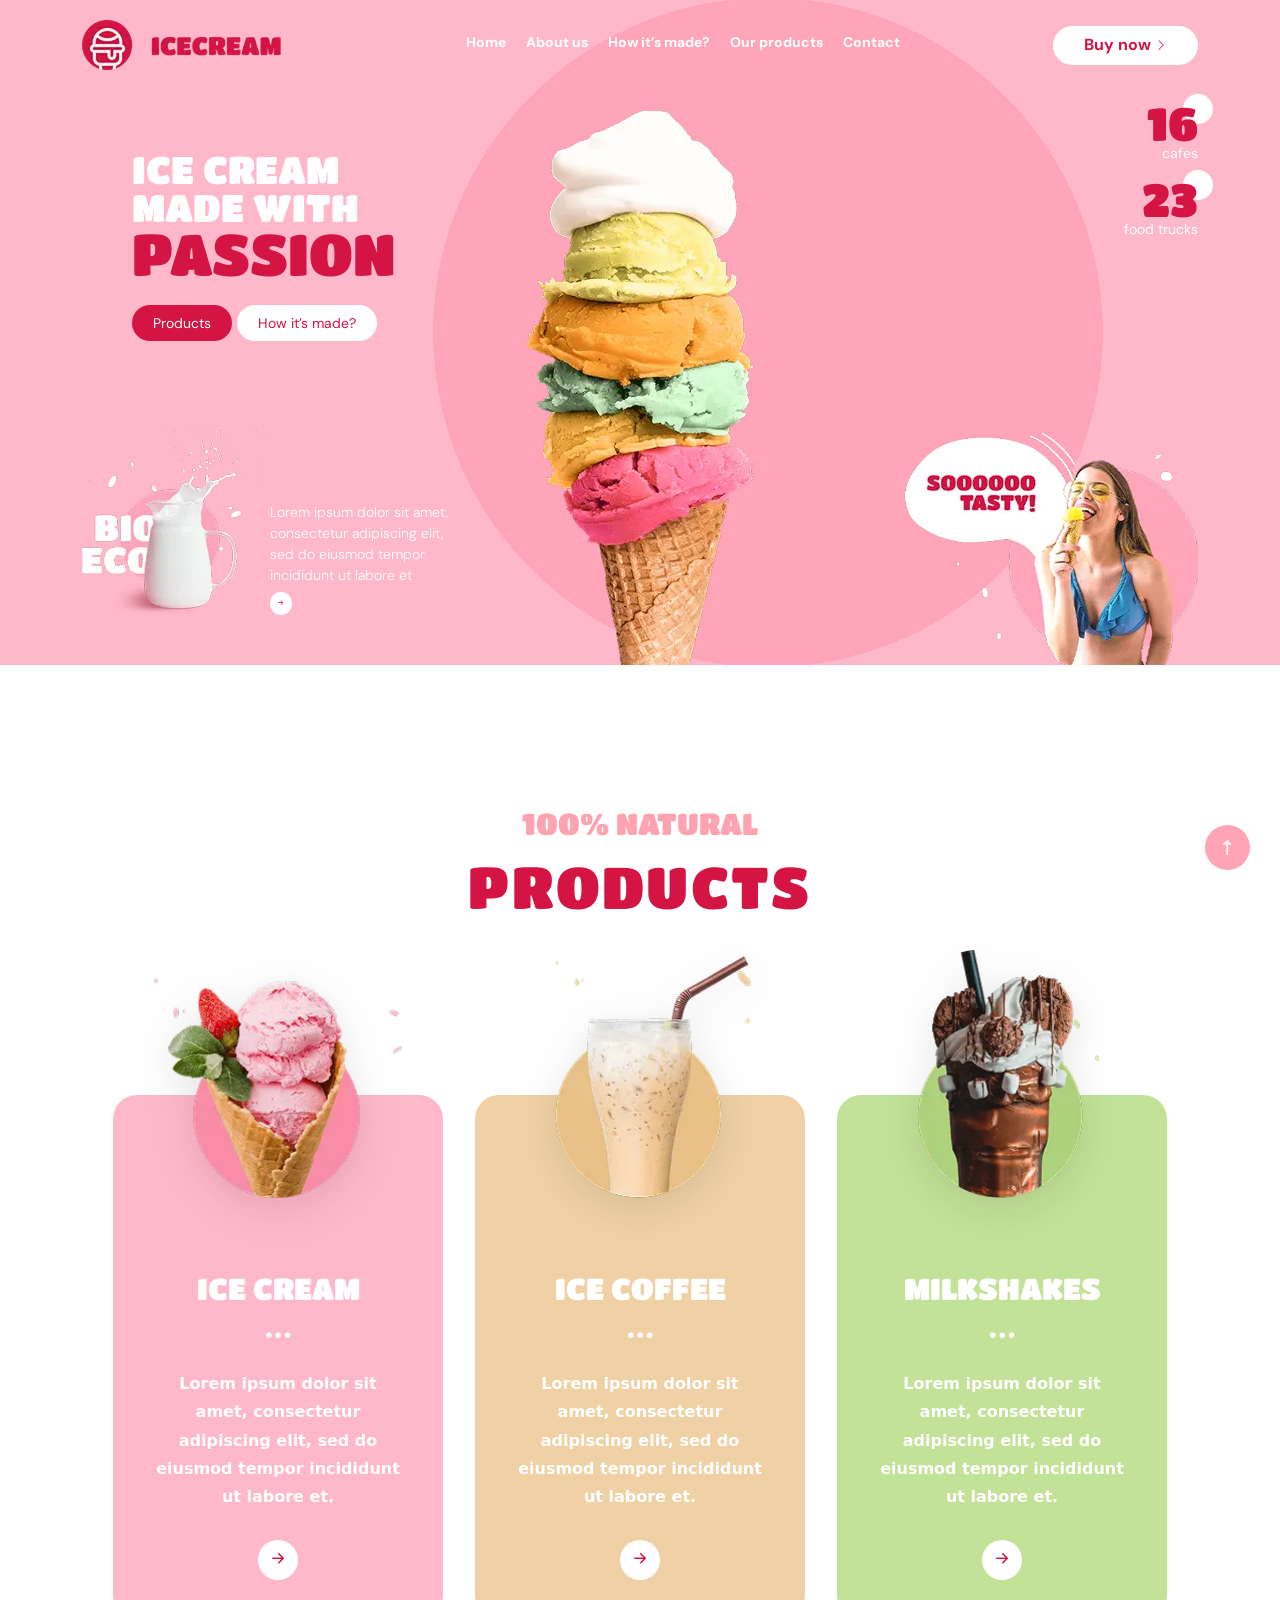
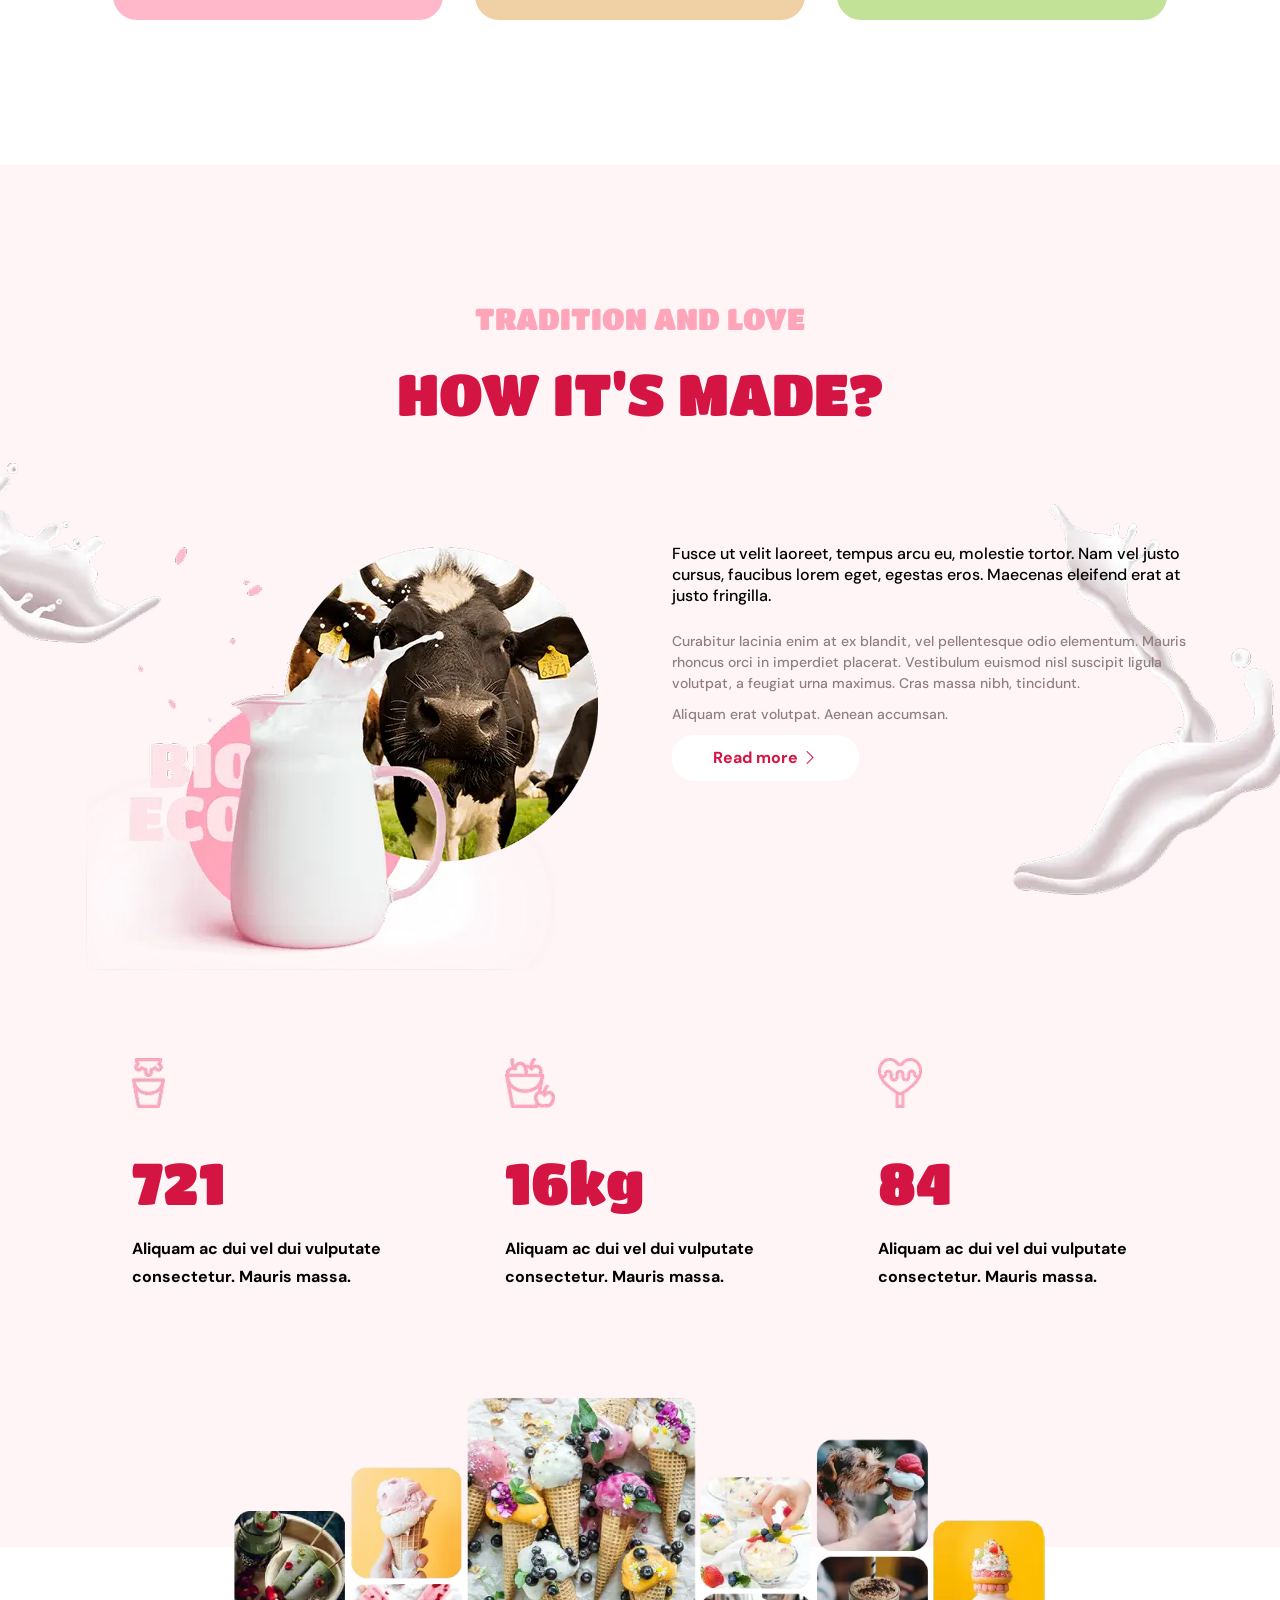
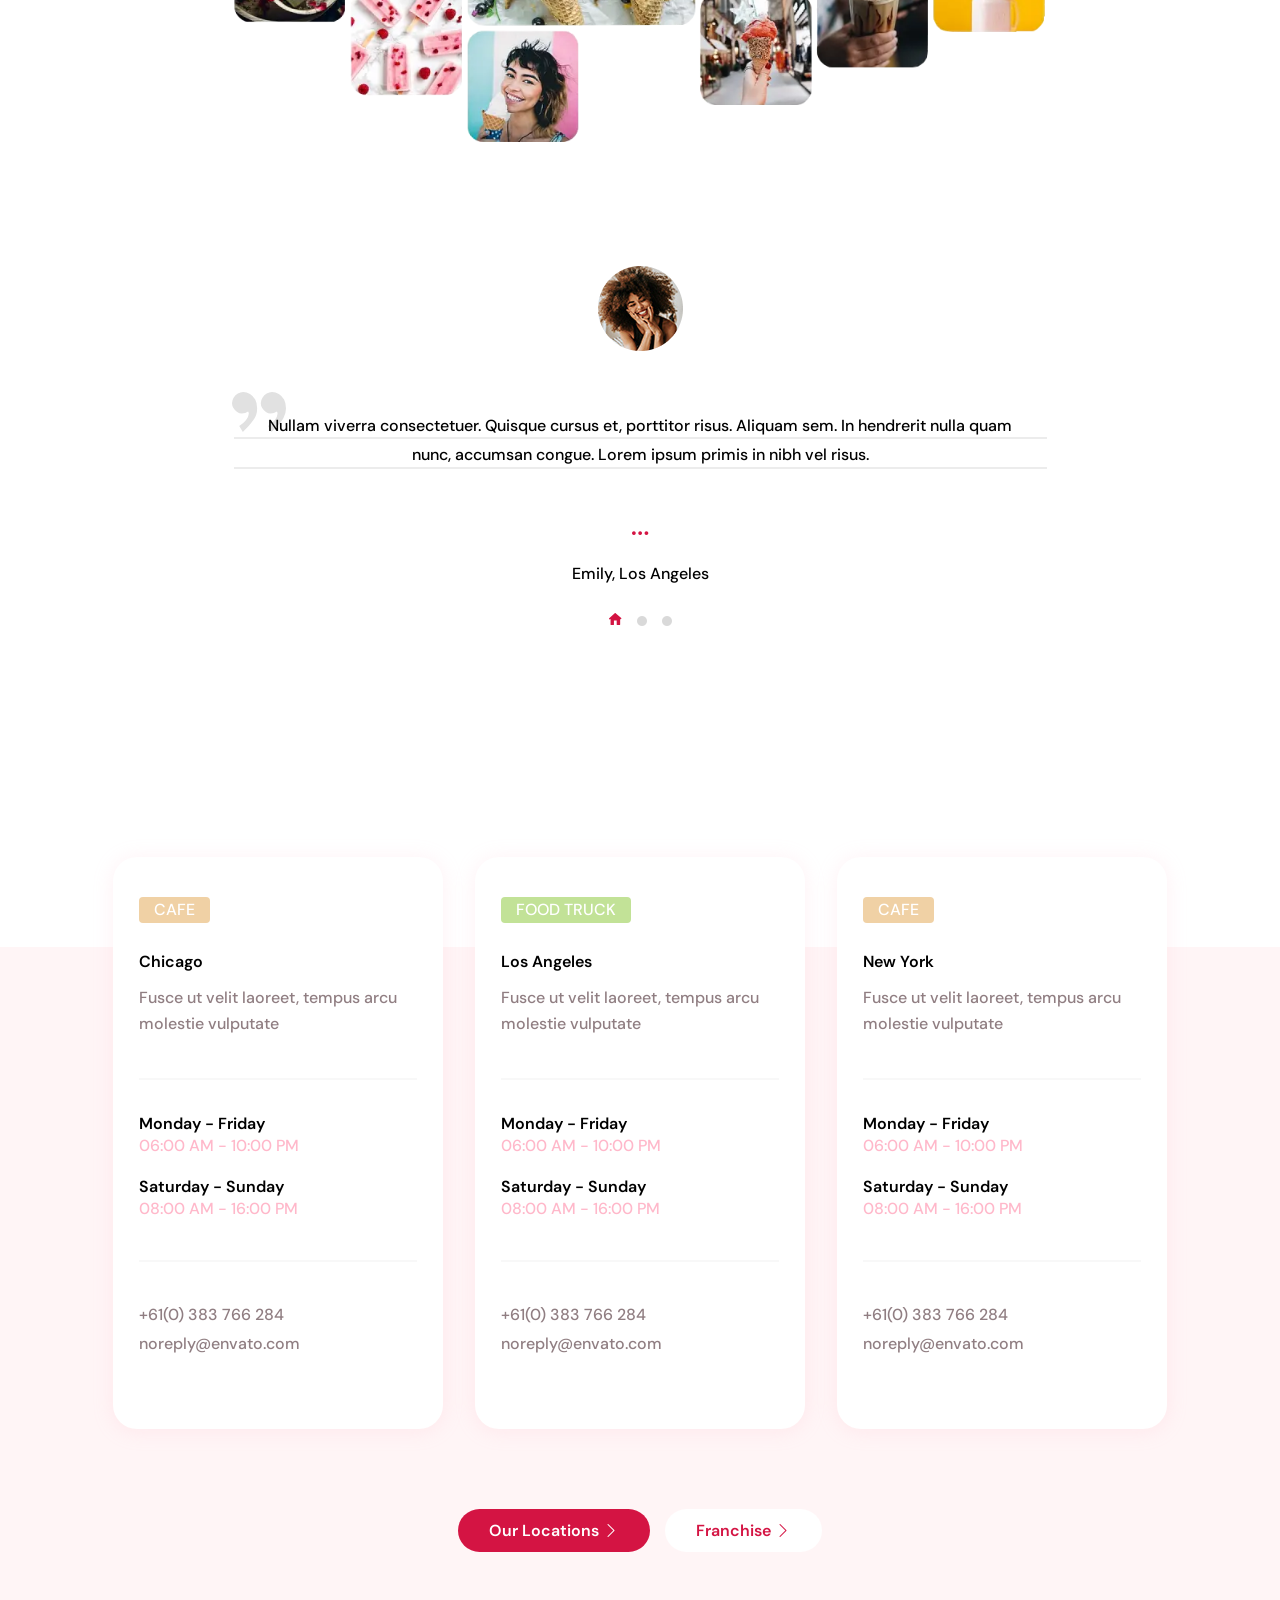
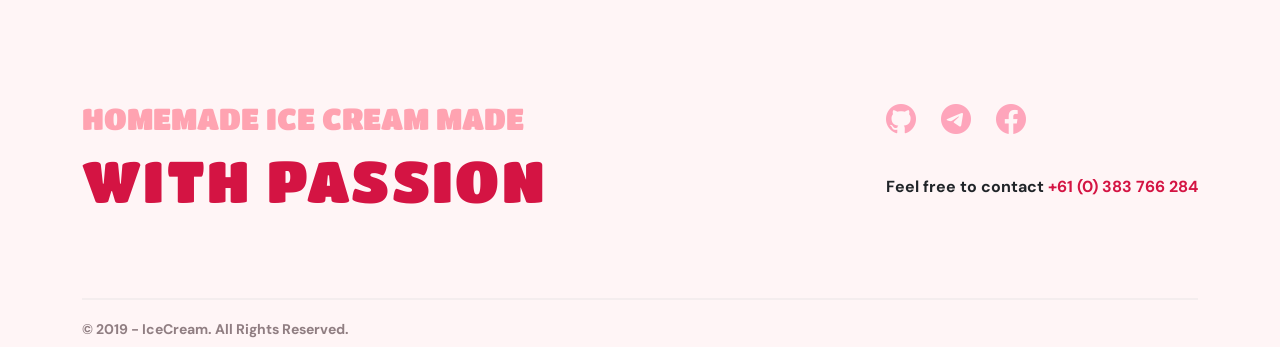
<file: index.html>
<!doctype html>
<html lang="zxx">

<head>
	<meta charset="UTF-8" />
	<meta name="viewport" content="width=device-width, initial-scale=1.0" />
	<title>IceCream - The Place of Tasty Women</title>
	<link rel="stylesheet" href="./sass/main.css" />
	<link rel="stylesheet" href="./css/main.css">

	<link rel="stylesheet" href="https://cdn.jsdelivr.net/npm/bootstrap-icons@1.8.1/font/bootstrap-icons.css" />
	<link href="https://cdn.jsdelivr.net/npm/bootstrap@5.1.3/dist/css/bootstrap.min.css" rel="stylesheet" />
	<script src="https://cdn.jsdelivr.net/npm/bootstrap@5.1.3/dist/js/bootstrap.bundle.min.js"></script>

	<link rel="preconnect" href="https://fonts.googleapis.com" />
	<link rel="preconnect" href="https://fonts.gstatic.com" crossorigin />
	<link
		href="https://fonts.googleapis.com/css2?family=DM+Sans:ital,opsz,wght@0,9..40,100..1000;1,9..40,100..1000&family=Titan+One&display=swap"
		rel="stylesheet" />
	<link rel="stylesheet" href="https://cdnjs.cloudflare.com/ajax/libs/modern-normalize/1.1.0/modern-normalize.min.css"
		integrity="sha512-wpPYUAdjBVSE4KJnH1VR1HeZfpl1ub8YT/NKx4PuQ5NmX2tKuGu6U/JRp5y+Y8XG2tV+wKQpNHVUX03MfMFn9Q=="
		crossorigin="anonymous" referrerpolicy="no-referrer" />
</head>

<body>
	<header class="header">
		<div class="container header--container">
			<a href="./index.html"><img class="header-logo" src="./image/logo.webp" alt="logo" /></a>
			<nav class="header-nav">
				<ul class="header-list">
					<li class="header-item">
						<a class="header-link" href="index.html">Home</a>
					</li>
					<li class="header-item">
						<a class="header-link" href="#reviews">About us</a>
					</li>
					<li class="header-item">
						<a class="header-link" href="#howmade">How it’s made?</a>
					</li>
					<li class="header-item">
						<a class="header-link" href="#products">Our products</a>
					</li>
					<li class="header-item">
						<a class="header-link" href="#locations">Contact</a>
					</li>
				</ul>
			</nav>
			<div class="header-holder">
				<button class="listik" data-modal-open-header>
					<i class="bi bi-list"></i>
				</button>
				<button class="btn header--btn">
					Buy now <i class="bi bi-chevron-right"></i>
				</button>
			</div>

			<div class="backdrop-header is-hidden-header" data-modal-header>
				<div class="modal-header">
					<div class="modal-header--holder">
						<button class="btn-close-header" data-modal-close-header>
							<i class="bi bi-x-lg"></i>
						</button>
						<button class="btn header--btn header--btn-modal">
							Buy now <i class="bi bi-chevron-right"></i>
						</button>
						<nav class="drawer-nav">
							<a class="drawer-nav--link" href="#">Home</a>
							<a class="drawer-nav--link" href="#">About us</a>
							<a class="drawer-nav--link" href="#">How it's made?</a>
							<a class="drawer-nav--link" href="#">Our products</a>
							<a class="drawer-nav--link" href="#">Contact</a>
						</nav>
					</div>

				</div>
			</div>

		</div>
	</header>
	<main>
		<a href="#hero" class="scroll-top">↑</a>
		<section id="hero" class="hero">
			<div class="container hero--container">
				<div class="hero-left">
					<div class="title-holder">
						<h1 class="title hero--title">
							ICE CREAM MADE WITH <span>PASSION</span>
						</h1>
						<div class="btn-holder">
							<button class="btn pink--btn">Products</button>
							<button class="btn white--btn">How it’s made?</button>
						</div>
					</div>
					<div class="milk-holder">
						<img class="milk" src="./image/milk.webp" alt="milk" />
						<div class="milk-right-side">
							<p class="hero-text">
								Lorem ipsum dolor sit amet, consectetur adipiscing elit, sed
								do eiusmod tempor incididunt ut labore et
							</p>
							<button class="btn milk--btn">
								<i class="bi bi-arrow-right-short"></i>
							</button>
						</div>
					</div>
				</div>
				<img class="icecream-img" src="./image/icecream.webp" alt="ice cream">
				<div class="hero-right">
					<div class="numbers">
						<div class="number-item">
							16
							<p class="text">cafes</p>
							<div class="white-dot"></div>
						</div>
						<div class="number-item">
							23
							<p class="text">food trucks</p>
							<div class="white-dot"></div>
						</div>
					</div>
					<img class="tasty-woman" src="./image/tasty-woman.webp" alt="tasty woman" />
				</div>
			</div>
		</section>
		<section id="products" class="products">
			<div class="container products--container">
				<div class="title-holder">
					<h3 class="subtitle products--subtitle">100% NATURAL</h3>
					<h2 class="title products--title">PRODUCTS</h2>
				</div>
				<div class="products-list">
					<div class="product product--pink">
						<img class="product-img" src="./image/icecreamsec2.webp" alt="Ice Cream" />
						<h3 class="product-title">Ice Cream</h3>
						<div class="product-dots"><i class="bi bi-three-dots"></i></div>
						<p class="text product--text">
							Lorem ipsum dolor sit amet, consectetur adipiscing elit, sed do eiusmod tempor incididunt ut
							labore et.
						</p>
						<button class="product--btn" data-modal-open-product>
							<i class="bi bi-arrow-right-short"></i>
						</button>
					</div>
					<div class="product product--beige">
						<img class="product-img" src="./image/icecoffe.webp" alt="Ice Coffee" />
						<h3 class="product-title">ICE COFFEE</h3>
						<div class="product-dots"><i class="bi bi-three-dots"></i></div>
						<p class="text product--text">
							Lorem ipsum dolor sit amet, consectetur adipiscing elit, sed do eiusmod tempor incididunt ut
							labore et.
						</p>
						<button class="product--btn" data-modal-open-product2>
							<i class="bi bi-arrow-right-short"></i>
						</button>
					</div>
					<div class="product product--green">
						<img class="product-img" src="./image/milkshake.webp" alt="Milkshake" />
						<h3 class="product-title">MILKSHAKES</h3>
						<div class="product-dots"><i class="bi bi-three-dots"></i></div>
						<p class="text product--text">
							Lorem ipsum dolor sit amet, consectetur adipiscing elit, sed do eiusmod tempor incididunt ut
							labore et.
						</p>
						<button class="product--btn" data-modal-open-product3>
							<i class="bi bi-arrow-right-short"></i>
						</button>
					</div>
				</div>
			</div>
			<div class="backdrop-product is-hidden-product" data-modal-product>
				<div class="modal-product">
					<button class="btn-close-product" data-modal-close-product>✕</button>
					<div class="modal-product-content">
						<div class="modal-product-left">
							<img class="modal-product-image" src="./image/morozovo1.webp" alt="Ice Cream">
						</div>
						<div class="modal-product-right">
							<h2 class="modal-product-title">INGREDIENTS</h2>
							<ul class="modal-product-list">
								<li class="modal-product-text">Lorem</li>
								<li class="modal-product-text">Ipsum</li>
								<li class="modal-product-text">Anet</li>
								<li class="modal-product-text">stawberry</li>
								<li class="modal-product-text">milk</li>
							</ul>
						</div>
						<a class="modal-product-buttn" href="steps.html">HOW IT`S MADE?</a>
					</div>
					<div class="modal-product-bottom">
						<h2 class="modal-product-title">HOW IT’S MADE?</h2>
						<p class="modal-product-text">
							Lorem ipsum dolor sit amet, consetetur sadipscing elitr, sed diam nonumy
							eirmod tempor invidunt ut labore et dolore magna aliquyam erat, sed diam
							voluptua. At vero eos et accusam et justo duo dolores et ea rebum.
							Stet clita kasd gubergren, no sea takimata sanctus est
						</p>
					</div>
				</div>
			</div>
			<div class="backdrop-product2 is-hidden-product2" data-modal-product2>
				<div class="modal-product modal-product--beige">
					<button class="btn-close-product" data-modal-close-product2>✕</button>
					<div class="modal-product-content">
						<div class="modal-product-left">
							<img class="modal-product-image" src="./image/icecoffee2.webp" alt="Ice Cream">
						</div>
						<div class="modal-product-right">
							<h2 class="modal-product-title">INGREDIENTS</h2>
							<ul class="modal-product-list">
								<li class="modal-product-text">Lorem</li>
								<li class="modal-product-text">Ipsum</li>
								<li class="modal-product-text">Anet</li>
								<li class="modal-product-text">stawberry</li>
								<li class="modal-product-text">milk</li>
							</ul>
						</div>
						<a class="modal-product-buttn" href="steps.html">HOW IT`S MADE?</a>
					</div>
					<div class="modal-product-bottom">
						<h2 class="modal-product-title">HOW IT’S MADE?</h2>
						<p class="modal-product-text">
							Lorem ipsum dolor sit amet, consetetur sadipscing elitr, sed diam nonumy
							eirmod tempor invidunt ut labore et dolore magna aliquyam erat, sed diam
							voluptua. At vero eos et accusam et justo duo dolores et ea rebum.
							Stet clita kasd gubergren, no sea takimata sanctus est
						</p>
					</div>

				</div>
			</div>
			<div class="backdrop-product3 is-hidden-product3" data-modal-product3>
				<div class="modal-product modal-product--green">
					<button class="btn-close-product" data-modal-close-product3>✕</button>
					<div class="modal-product-content">
						<div class="modal-product-left">
							<img class="modal-product-image" src="./image/chocopie3.webp" alt="Ice Cream">
						</div>
						<div class="modal-product-right">
							<h2 class="modal-product-title">INGREDIENTS</h2>
							<ul class="modal-product-list">
								<li class="modal-product-text">Lorem</li>
								<li class="modal-product-text">Ipsum</li>
								<li class="modal-product-text">Anet</li>
								<li class="modal-product-text">stawberry</li>
								<li class="modal-product-text">milk</li>
							</ul>
						</div>
						<a class="modal-product-buttn" href="steps.html">HOW IT`S MADE?</a>
					</div>
					<div class="modal-product-bottom">
						<h2 class="modal-product-title">HOW IT’S MADE?</h2>
						<p class="modal-product-text">
							Lorem ipsum dolor sit amet, consetetur sadipscing elitr, sed diam nonumy
							eirmod tempor invidunt ut labore et dolore magna aliquyam erat, sed diam
							voluptua. At vero eos et accusam et justo duo dolores et ea rebum.
							Stet clita kasd gubergren, no sea takimata sanctus est
						</p>
					</div>
				</div>
			</div>
		</section>
		<section id="howmade" class="howmade">
			<div class="container howmade--container">
				<div class="title-holder">
					<h3 class="subtitle how-made--subtitle">TRADITION AND LOVE</h3>
					<h2 class="title how-made--title">HOW IT'S MADE?</h2>
				</div>
				<div class="cow-info">
					<img class="cow-img" src="./image/cow.webp" alt="cow" />
					<div class="text-holder">
						<p class="text text--bold">
							Fusce ut velit laoreet, tempus arcu eu, molestie tortor. Nam vel
							justo cursus, faucibus lorem eget, egestas eros. Maecenas
							eleifend erat at justo fringilla.
						</p>
						<p class="text text--light">
							Curabitur lacinia enim at ex blandit, vel pellentesque odio
							elementum. Mauris rhoncus orci in imperdiet placerat. Vestibulum
							euismod nisl suscipit ligula volutpat, a feugiat urna maximus.
							Cras massa nibh, tincidunt.
						</p>
						<p class="text text--light">
							Aliquam erat volutpat. Aenean accumsan.
						</p>
						<a href="./steps.html" class="btn read-more-link">Read more <i
								class="bi bi-chevron-right"></i></a>
					</div>
				</div>
				<div class="numbers-holder">
					<div class="number">
						<img class="udder" src="./image/icon-udder.webp" alt="Udder" />
						<h2 class="title">721</h2>
						<p class="text text--bold">
							Aliquam ac dui vel dui vulputate consectetur. Mauris massa.
						</p>
					</div>
					<div class="number">
						<img class="apples" src="./image/icon-apples.webp" alt="Apples" />
						<h2 class="title">16kg</h2>
						<p class="text text--bold">
							Aliquam ac dui vel dui vulputate consectetur. Mauris massa.
						</p>
					</div>
					<div class="number">
						<img class="heart" src="./image/icon-heart.webp" alt="Heart" />
						<h2 class="title">84</h2>
						<p class="text text--bold">
							Aliquam ac dui vel dui vulputate consectetur. Mauris massa.
						</p>
					</div>
				</div>
			</div>
		</section>
		<section id="reviews" class="reviews">
			<div class="container reviews--container">
				<img class="gallery-photo" src="./image/galleryPhoto.webp" alt="gallery photo" />
				<img class="reviews-photo" src="./image/reviewsPhotoWoman.png" alt="woman" />
				<div class="reviews-paragraph">
					<svg xmlns="http://www.w3.org/2000/svg" width="54" height="40" fill="none">
						<path fill="#e1e1e1"
							d="M40.018 0q3.615 0 6.83 1.951t5.223 5.61Q54 11.22 54 16.179t-2.41 9.675q-.804 1.707-2.894 4.39-2.169 2.682-4.017 4.634L39.616 40 36 33.984a27.6 27.6 0 0 0 6.67-5.854q2.892-3.414 2.892-6.26 0-1.464-.642-2.358-2.813 2.033-6.268 2.033-2.49 0-4.741-1.545a10.7 10.7 0 0 1-3.697-3.902q-1.446-2.358-1.446-4.878 0-2.846 1.687-5.448a12.8 12.8 0 0 1 4.26-4.227Q37.284 0 40.017 0M11.17 0Q14.785 0 18 1.951q3.215 1.95 5.223 5.61 1.929 3.659 1.929 8.618 0 3.495-.884 6.26-.884 2.845-3.054 5.935-2.09 2.927-3.937 4.878-1.848 2.032-6.429 6.748l-3.616-6.016a27.6 27.6 0 0 0 6.67-5.854q2.893-3.414 2.893-6.26 0-1.464-.643-2.358-2.813 2.033-6.268 2.033-2.49 0-4.741-1.545a10.7 10.7 0 0 1-3.697-3.902Q0 13.74 0 11.22q0-2.846 1.607-5.448a12.8 12.8 0 0 1 4.26-4.227Q8.436 0 11.17 0" />
					</svg>
					<hr class="hr-1">
					<hr class="hr-2">
					<hr class="hr-3">
					<p class="text reviews--text">
						Nullam viverra consectetuer. Quisque cursus et, porttitor risus.
						Aliquam sem. In hendrerit nulla quam nunc, accumsan congue. Lorem
						ipsum primis in nibh vel risus.
					</p>
				</div>
				<i class="bi bi-three-dots"></i>
				<p class="reviews-name">Emily, Los Angeles</p>
				<div class="reviews-dots">
					<svg class="home-icon" width="13" height="12" viewBox="0 0 13 12" fill="none"
						xmlns="http://www.w3.org/2000/svg">
						<path
							d="M12.2399 5.85484C12.4646 5.60772 12.4429 5.22897 12.1915 5.00908L6.65189 0.161935C6.40045 -0.0579491 5.99732 -0.0533429 5.75118 0.172319L0.19278 5.26751C-0.0533671 5.49318 -0.0654482 5.87145 0.166032 6.11206L0.305389 6.25719C0.536587 6.49781 0.910293 6.52649 1.13955 6.32107L1.55495 5.94907V11.3953C1.55495 11.7295 1.82571 12 2.15962 12H4.32629C4.6602 12 4.93096 11.7295 4.93096 11.3953V7.58515H7.69458V11.3953C7.68977 11.7292 7.92869 11.9998 8.26259 11.9998H10.5587C10.8926 11.9998 11.1634 11.7292 11.1634 11.3951V6.02575C11.1634 6.02575 11.2781 6.12628 11.4197 6.25069C11.561 6.37485 11.8577 6.2753 12.0824 6.02794L12.2399 5.85484Z"
							fill="rgba(211, 19, 66, 1)" />
					</svg>
					<i class="bi bi-circle-fill"></i>
					<i class="bi bi-circle-fill"></i>
				</div>
			</div>
		</section>
		<section id="locations" class="locations">
			<!-- <button class="runaway-btn">Злови мене</button> -->
			<div class="container locations--container">
				<div class="locations-list">
					<div class="location-card">
						<p class="card-type">CAFE</p>
						<h3 class="card-title">Chicago</h3>
						<p class="text card--text card--text-lorem">
							Fusce ut velit laoreet, tempus arcu molestie vulputate
						</p>
						<hr />
						<div>
							<p class="schedule">Monday - Friday</p>
							<p class="hours">06:00 AM - 10:00 PM</p>
						</div>
						<div>
							<p class="schedule">Saturday - Sunday</p>
							<p class="hours">08:00 AM - 16:00 PM</p>
						</div>
						<hr />
						<p class="text card--text">
							+61(0) 383 766 284 <br />
							noreply@envato.com
						</p>
					</div>
					<div class="location-card">
						<p class="card-type truck--type">FOOD TRUCK</p>
						<h3 class="card-title">Los Angeles</h3>
						<p class="text card--text card--text-lorem">
							Fusce ut velit laoreet, tempus arcu molestie vulputate
						</p>
						<hr />
						<div>
							<p class="schedule">Monday - Friday</p>
							<p class="hours">06:00 AM - 10:00 PM</p>
						</div>
						<div>
							<p class="schedule">Saturday - Sunday</p>
							<p class="hours">08:00 AM - 16:00 PM</p>
						</div>
						<hr />
						<p class="text card--text">
							+61(0) 383 766 284 <br />
							noreply@envato.com
						</p>
					</div>
					<div class="location-card">
						<p class="card-type">CAFE</p>
						<h3 class="card-title">New York</h3>
						<p class="text card--text card--text-lorem">
							Fusce ut velit laoreet, tempus arcu molestie vulputate
						</p>
						<hr />
						<div>
							<p class="schedule">Monday - Friday</p>
							<p class="hours">06:00 AM - 10:00 PM</p>
						</div>
						<div>
							<p class="schedule">Saturday - Sunday</p>
							<p class="hours">08:00 AM - 16:00 PM</p>
						</div>
						<hr />
						<p class="text card--text">
							+61(0) 383 766 284 <br />
							noreply@envato.com
						</p>
					</div>
				</div>
				<div class="locations-buttons">
					<button class="btn location--btn-red" data-modal-open-loc>Our Locations <i
							class="bi bi-chevron-right"></i></button>
					<a target="_blank" href="https://youtu.be/WCGfhbgj9Xc?si=JN_YWk6DIxpjX_ys"
						class="btn location--btn-white runaway-btn">Franchise <i class="bi bi-chevron-right"></i></a>
				</div>
				<div class="backdrop-loc is-hidden-loc" data-modal-loc>
					<div class="modal-loc" style="border-radius: 20px;">
						<span class="btn-close-loc" data-modal-close-loc>
							<svg width="25" height="25" viewBox="0 0 25 25" fill="none"
								xmlns="http://www.w3.org/2000/svg">
								<g clip-path="url(#clip0_81653_782)">
									<line x1="1.5" y1="-1.5" x2="28.5" y2="-1.5"
										transform="matrix(-0.707107 0.707107 0.707107 0.707107 23.2132 4)"
										stroke="#D41443" stroke-width="3" stroke-linecap="round" />
									<line x1="4.12132" y1="4" x2="23.2132" y2="23.0919" stroke="#D41443"
										stroke-width="3" stroke-linecap="round" />
								</g>
								<defs>
									<clipPath id="clip0_81653_782">
										<rect width="25" height="25" fill="white" />
									</clipPath>
								</defs>
							</svg>
						</span>
						<div class="modalka">
							<div class="modalka-left">
								<h2 class="title modalka--title">visit us!</h2>
								<p class="text modalka--text">We are always there! Visit our <br>
									nearest cafe and try our new <br>
									products.</p>
								<div class="modalka-left--buttons">
									<a class="btn modalka--btn-red" href="https://maps.app.goo.gl/J4MPGRGutSBFuC4z9"
										target="_blank">Find nearest locations <i class="bi bi-chevron-right"></i></a>
									<button class="btn modalka--btn-white">More info <i
											class="bi bi-chevron-right"></i></button>
								</div>
							</div>
							<div class="modalka-right">
								<img class="path-img" src="./image/path.webp" alt="path">
							</div>
						</div>
					</div>
				</div>
			</div>
		</section>
	</main>
	<footer class="footer">
		<div class="container footer--container">
			<div class="footer-top">
				<div class="footer-left">
					<h3 class="subtitle footer--subtitle">HOMEMADE ICE CREAM MADE</h3>
					<h2 class="title footer--title">WITH PASSION</h2>
				</div>
				<div class="footer-right">
					<div class="footer-socials">
						<a style="color: #FEA5BB;" target="_blank"
							href="https://github.com/lamb-holy/iceCreamPink-project"><i class="bi bi-github"></i></a>
						<a style="color: #FEA5BB;" target="_blank" href="https://web.telegram.org/"><i
								class="bi bi-telegram"></i></a>
						<a style="color: #FEA5BB;" target="_blank" href="https://de-de.facebook.com/"><i
								class="bi bi-facebook"></i></a>
					</div>
					<p class="text footer--text">
						Feel free to contact <span style="cursor: pointer;">+61 (0) 383 766 284</span>
					</p>
				</div>
			</div>
			<hr />
			<p class="footer-copy">© 2019 - IceCream. All Rights Reserved.</p>
			<div class="helicopter">
				<div class="fan">
					<i class="bi bi-fan"></i>
				</div>
				<img src="./image/helicopter.webp" alt="heli" width="300px">
			</div>
		</div>

	</footer>

	<script src="./js/modal.js"></script>
	<script src="./js/runaway.js"></script>
</body>

</html>
</file>
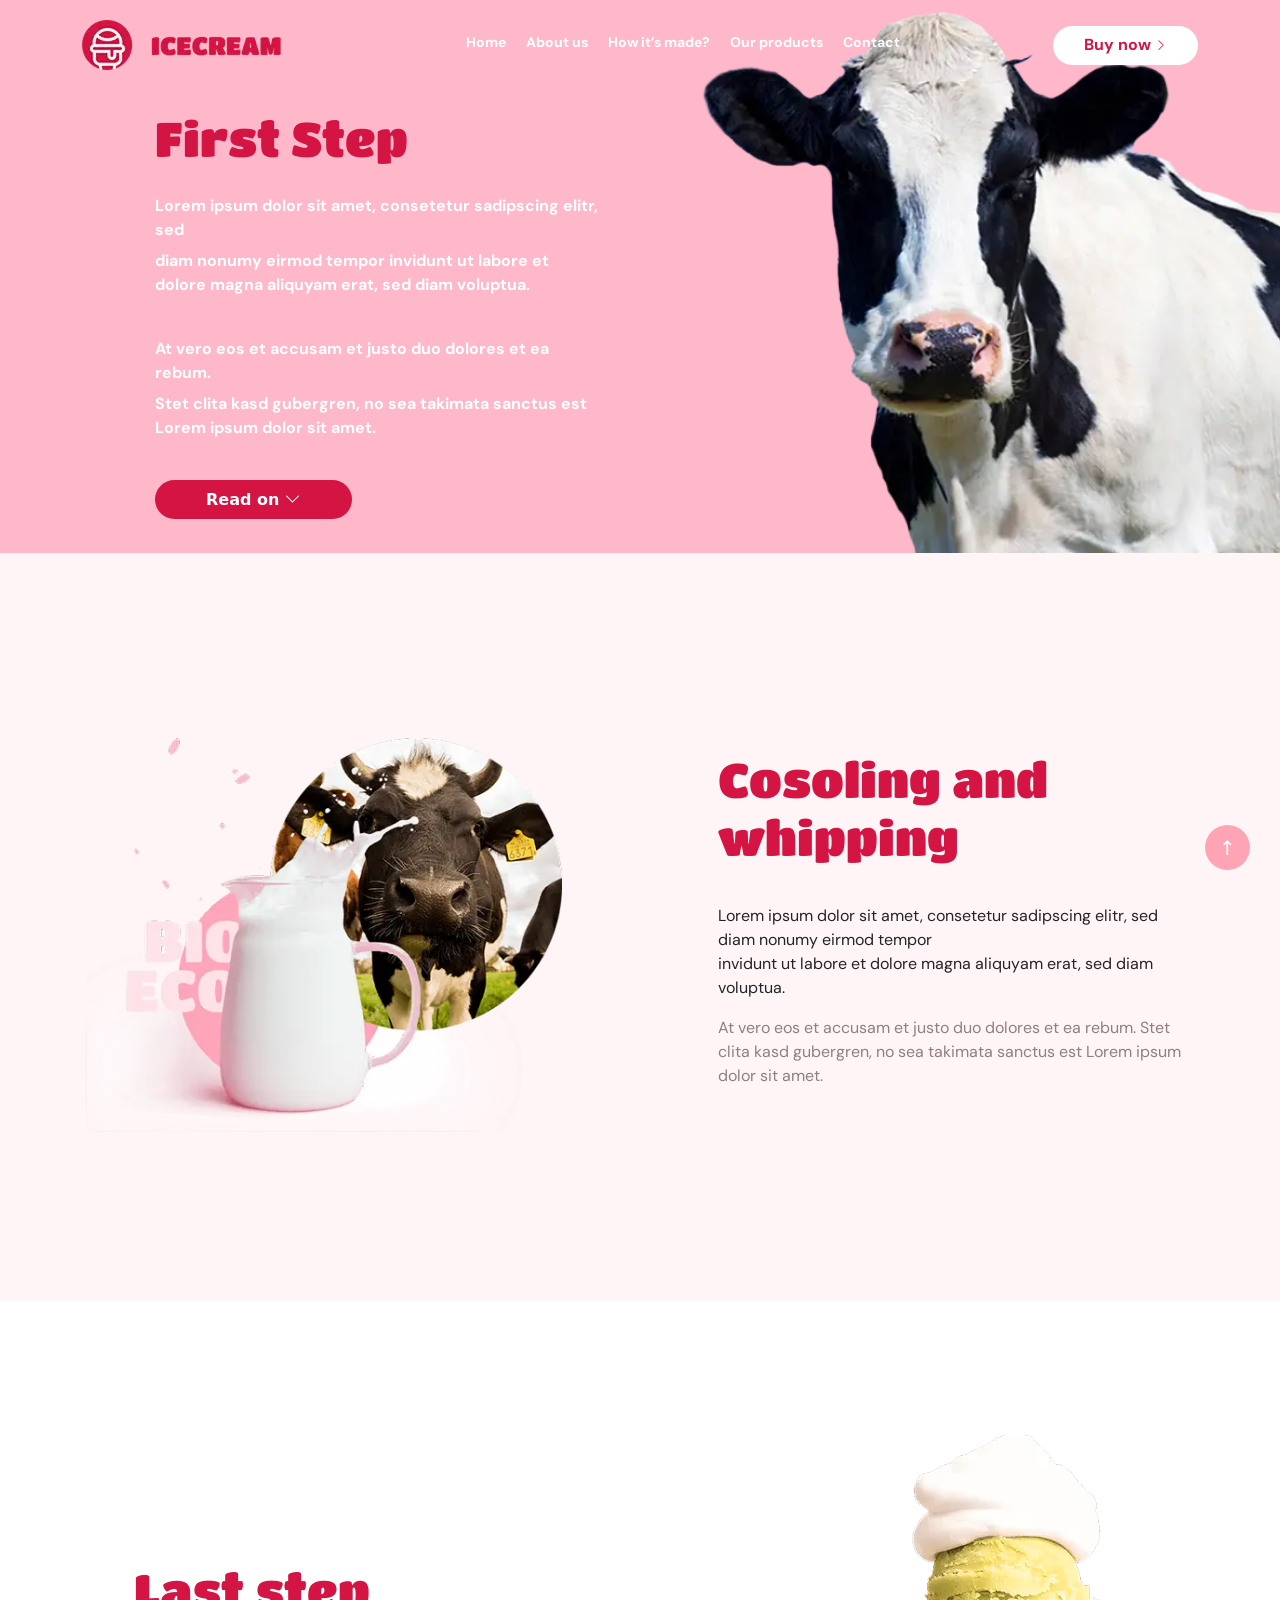
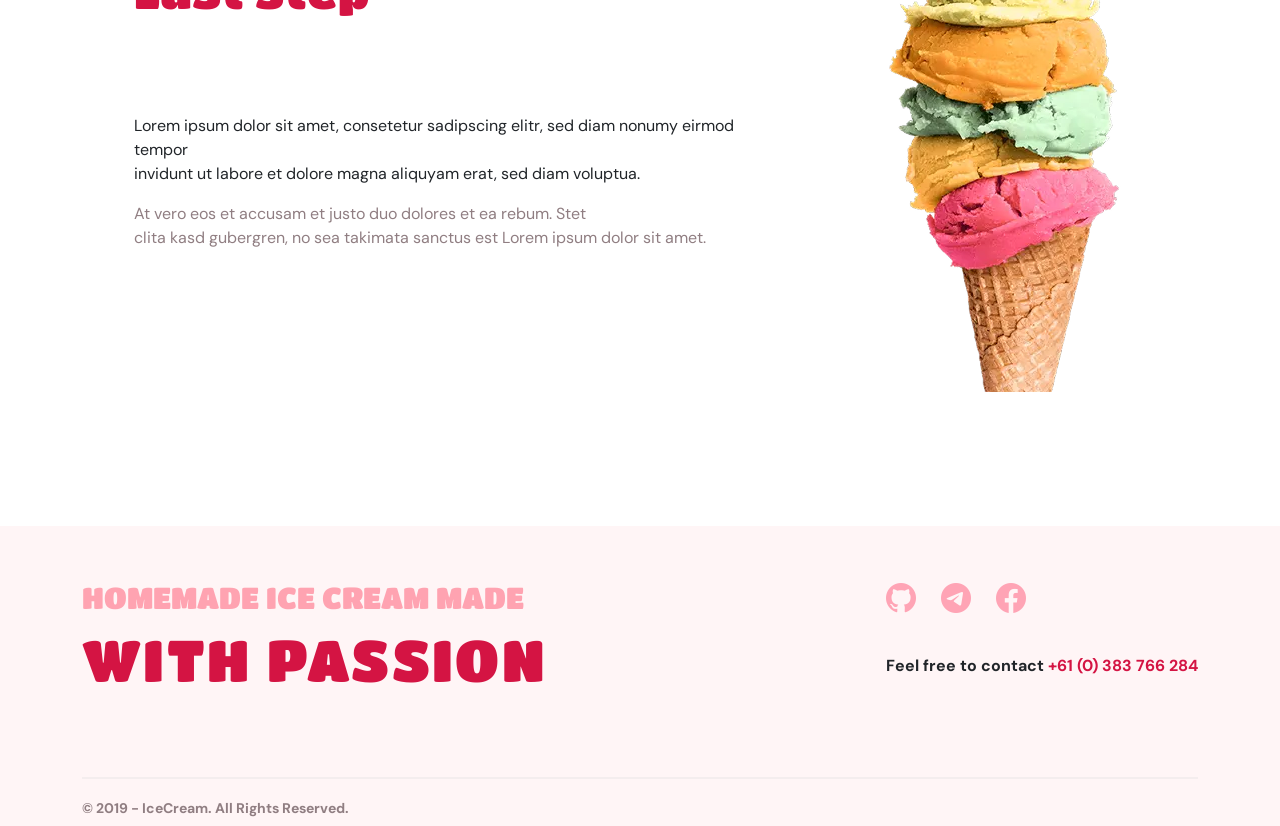
<file: steps.html>
<!DOCTYPE html>
<html lang="en">
<head>
    <meta charset="UTF-8">
    <meta name="viewport" content="width=device-width, initial-scale=1.0">
    <title>IceCream - How We Made</title>
	<link rel="stylesheet" href="./css/main.css">
	<link rel="stylesheet" href="https://cdn.jsdelivr.net/npm/bootstrap-icons@1.8.1/font/bootstrap-icons.css" />
	<link href="https://cdn.jsdelivr.net/npm/bootstrap@5.1.3/dist/css/bootstrap.min.css" rel="stylesheet" />
	<script src="https://cdn.jsdelivr.net/npm/bootstrap@5.1.3/dist/js/bootstrap.bundle.min.js"></script>

	<link rel="preconnect" href="https://fonts.googleapis.com" />
	<link rel="preconnect" href="https://fonts.gstatic.com" crossorigin />
	<link
		href="https://fonts.googleapis.com/css2?family=DM+Sans:ital,opsz,wght@0,9..40,100..1000;1,9..40,100..1000&family=Titan+One&display=swap"
		rel="stylesheet" />
	<link rel="stylesheet" href="https://cdnjs.cloudflare.com/ajax/libs/modern-normalize/1.1.0/modern-normalize.min.css"
		integrity="sha512-wpPYUAdjBVSE4KJnH1VR1HeZfpl1ub8YT/NKx4PuQ5NmX2tKuGu6U/JRp5y+Y8XG2tV+wKQpNHVUX03MfMFn9Q=="
		crossorigin="anonymous" referrerpolicy="no-referrer" />
</head>
<body>
    <header class="header">
		<div class="container header--container">
			<a href="./index.html"><img class="header-logo" src="./image/logo.webp" alt="logo" /></a>
			<nav class="header-nav">
				<ul class="header-list">
					<li class="header-item">
						<a class="header-link" href="index.html">Home</a>
					</li>
					<li class="header-item">
						<a class="header-link" href="#reviews">About us</a>
					</li>
					<li class="header-item">
						<a class="header-link" href="#howmade">How it’s made?</a>
					</li>
					<li class="header-item">
						<a class="header-link" href="#products">Our products</a>
					</li>
					<li class="header-item">
						<a class="header-link" href="#locations">Contact</a>
					</li>
				</ul>
			</nav>
			<div class="header-holder">
				<button class="listik" data-modal-open-header>
					<i class="bi bi-list"></i>
				</button>
				<button class="btn header--btn">
					Buy now <i class="bi bi-chevron-right"></i>
				</button>
			</div>

			<div class="backdrop-header is-hidden-header" data-modal-header>
				<div class="modal-header">
					<div class="modal-header--holder">
						<button class="btn-close-header" data-modal-close-header>
							<i class="bi bi-x-lg"></i>
						</button>
						<button class="btn header--btn header--btn-modal">
							Buy now <i class="bi bi-chevron-right"></i>
						</button>
						<nav class="drawer-nav">
							<a class="drawer-nav--link" href="#">Home</a>
							<a class="drawer-nav--link" href="#">About us</a>
							<a class="drawer-nav--link" href="#">How it's made?</a>
							<a class="drawer-nav--link" href="#">Our products</a>
							<a class="drawer-nav--link" href="#">Contact</a>
						</nav>
					</div>

				</div>
			</div>

		</div>
	</header>
    <main>		
		<a href="#hero2" class="scroll-top">↑</a>
        <section id="hero2" class="hero2">
            <div class="text-holder">
				<div>
					<h1 class="title">First Step</h1>
                	<p class="text--light">Lorem ipsum dolor sit amet, consetetur sadipscing elitr, sed <span class="hidden-text">diam nonumy eirmod tempor invidunt ut labore et dolore magna aliquyam erat, sed diam voluptua.</span></p>
                	<p class="text--light">At vero eos et accusam et justo duo dolores et ea rebum. <span class="hidden-text">Stet clita kasd gubergren, no sea takimata sanctus est Lorem ipsum dolor sit amet.</span></p>
				</div>                
                <a class="btn read-on-link" href="https://barefeetinthekitchen.com/homemade-ice-cream-recipe/" target="_blank">Read on <i class="bi bi-chevron-down"></i></a>
            </div>
        </section>
		<section class="secondStep">
			<div class="container secondStep--container">
            	<div class="secondStep--paragraph">
            	    <h2 class="secondStep--title">Cosoling and whipping</h2>
            	    <p class="secondStep--text">Lorem ipsum dolor sit amet, consetetur sadipscing elitr, sed diam nonumy eirmod tempor <span class="hidenText"> invidunt ut labore et dolore magna aliquyam erat, sed diam voluptua.</span> </p> 
            	    <p class="secondStep--text--grey">At vero eos et accusam et justo duo dolores et ea rebum. Stet <span class="hidenText">clita kasd gubergren, no sea takimata sanctus est Lorem ipsum dolor sit amet.</span> </p>
					<a href="#" class="readMore">Read More</a>
            	</div>
				<img class="secondStep--img" src="./image/cow.webp" alt="cow">
			</div>
        </section>
        <section class="lastStep">
			<div class="container lastStep--container">
            	<div class="lastStep--paragraph">
            	    <h2 class="lastStep--title">Last step</h2>
            	    <p class="secondStep--text">Lorem ipsum dolor sit amet, consetetur sadipscing elitr, sed diam nonumy eirmod tempor <span class="hidenText"> invidunt ut labore et dolore magna aliquyam erat, sed diam voluptua.</span> </p> 
            	    <p class="secondStep--text--grey">At vero eos et accusam et justo duo dolores et ea rebum. Stet <span class="hidenText">clita kasd gubergren, no sea takimata sanctus est Lorem ipsum dolor sit amet.</span> </p>
					<a href="#" class="readMore">Read More</a>
            	</div>
				<div class="lastStep--icecream">
					<img src="./image/icecream.webp" alt="icecream">
				</div>
			</div>
        </section>
    </main>
    <footer class="footer">
		<div class="container footer--container">
			<div class="footer-top">
				<div class="footer-left">
					<h3 class="subtitle footer--subtitle">HOMEMADE ICE CREAM MADE</h3>
					<h2 class="title footer--title">WITH PASSION</h2>
				</div>
				<div class="footer-right">
					<div class="footer-socials">
						<i class="bi bi-github"></i>
						<i class="bi bi-telegram"></i>
						<i class="bi bi-facebook"></i>
					</div>
					<p class="text footer--text">
						Feel free to contact <span>+61 (0) 383 766 284</span>
					</p>
				</div>
			</div>
			<hr />
			<p class="footer-copy">© 2019 - IceCream. All Rights Reserved.</p>
		</div>
	</footer>
	
	<script src="./js/modal.js"></script>
</body>
</html>
</file>
<file: sass/main.css>
body {
  font-size: 14px;
  margin: 0;
  padding: 0;
}

main {
  margin: 0;
  padding: 0;
}

.header {
  position: absolute;
  top: 0;
  left: 0;
  width: 100%;
  height: 60px;
  padding: 5px 0;
  z-index: 99999;
}
@media (min-width: 768px) {
  .header {
    padding: 10px 0;
  }
}
@media (min-width: 1024px) {
  .header {
    padding: 20px 0;
  }
}
.header .header-logo {
  max-width: 100%;
}
.header .header--container {
  display: flex;
  justify-content: space-between;
  align-items: center;
}
.header .header-holder {
  display: flex;
  flex-direction: row;
  gap: 20px;
  align-items: center;
}
.header .header-list {
  display: none;
}
@media (min-width: 1024px) {
  .header .header-list {
    display: flex;
    flex-direction: row;
    gap: 20px;
    list-style: none;
    margin-top: 10px;
  }
  .header .header-list .header-link {
    font-family: "DM Sans", sans-serif;
    font-weight: 700;
    font-size: 14px;
    line-height: 100%;
    letter-spacing: 0%;
    text-decoration: none;
    color: white;
    transition: transform 0.3s ease, color 0.3s ease;
  }
  .header .header-list .header-link:hover {
    color: #d41443;
  }
}
.header .header--btn {
  display: none;
}
@media (min-width: 768px) {
  .header .header--btn {
    display: block;
    font-family: "DM Sans", sans-serif;
    font-weight: 700;
    font-size: 16px;
    line-height: 100%;
    letter-spacing: 0%;
    text-align: center;
    color: #d41443;
    background-color: #ffffff;
    padding: 10px 30px;
    border-radius: 60px;
    transition: transform 5s ease-in;
  }
  .header .header--btn .bi-chevron-right {
    font-size: 12px;
  }
}
.header .header--btn:hover {
  transform: rotate(3686400deg);
}
.header .header--btn-modal {
  width: 100%;
  display: block;
  font-family: "`DM Sans", sans-serif;
  font-weight: 700;
  font-size: 16px;
  line-height: 100%;
  letter-spacing: 0%;
  text-align: center;
  color: #d41443;
  background-color: #ffffff;
  margin-top: 20px;
  padding: 13px;
  border-radius: 60px;
}
.header .header--btn-modal:hover {
  background-color: #ECEBEB;
  color: #d41443;
}
.header .header-nav {
  display: flex;
  flex-direction: row;
  gap: 20px;
}

.no-scroll {
  overflow: hidden;
}

.backdrop-header {
  position: fixed;
  top: 0;
  left: 0;
  width: 100%;
  height: 100%;
  background: rgba(124, 103, 103, 0.563);
  transition: opacity 0.3s ease;
  z-index: 1000;
}

.backdrop-header.is-hidden-header {
  opacity: 0;
  visibility: hidden;
  pointer-events: none;
}

.modal-header {
  position: absolute;
  top: 0;
  right: 0;
  width: 250px;
  height: 100%;
  background: rgb(225, 121, 146);
  padding: 0;
  display: flex;
  flex-direction: column;
  box-shadow: -5px 0 20px rgba(0, 0, 0, 0.2);
  transform: translateX(100%);
  transition: transform 0.4s ease;
}
.modal-header--holder {
  width: 100%;
}

.backdrop-header:not(.is-hidden-header) .modal-header {
  transform: translateX(0);
}

.btn-close-header {
  display: flex;
  justify-self: end;
  background: none;
  border: none;
  color: white;
}

.drawer-nav {
  margin-top: 28px;
  padding: 0;
  display: flex;
  flex-direction: column;
}
.drawer-nav--link {
  font-family: "DM Sans", sans-serif;
  font-weight: 600;
  font-size: 14px;
  line-height: 100%;
  letter-spacing: 0%;
  text-decoration: none;
  padding: 10px;
  border-bottom: 0.5px solid rgba(255, 255, 255, 0.077);
  border-top: 0.5px solid rgba(255, 255, 255, 0.077);
  transition: opacity 0.2s, padding-left 0.2s;
  color: white;
  transition: color 0.3s ease, color 0.3s ease;
}
.drawer-nav--link:hover {
  color: #d41443;
}

.listik {
  background: none;
  border: none;
  font-size: 25px;
  color: #d41443;
}
@media (min-width: 1024px) {
  .listik {
    display: none;
  }
}

.scroll-top {
  position: fixed;
  bottom: 30px;
  right: 30px;
  z-index: 1000;
  width: 45px;
  height: 45px;
  display: flex;
  align-items: center;
  justify-content: center;
  border-radius: 50%;
  background-color: #ffa4b5;
  color: white;
  text-decoration: none;
  font-size: 20px;
  transition: 0.3s;
}
.scroll-top:hover {
  background-color: #c57786;
  color: #ffd3d3;
}

body {
  width: 100%;
}

.hero {
  width: 100%;
  height: 502px;
  background: RGBA(255, 165, 186, 1);
  background: radial-gradient(circle at 70% 50%, rgb(255, 165, 186) 50%, rgb(255, 184, 202) 15%);
  padding: 5px;
  z-index: 1;
  overflow: hidden;
}
@media (min-width: 425px) {
  .hero {
    background: radial-gradient(circle at 70% 50%, rgb(255, 165, 186) 40%, rgb(255, 184, 202) 15%);
  }
}
@media (min-width: 768px) {
  .hero {
    background: radial-gradient(circle at 60% 45%, rgb(255, 165, 186) 30%, rgb(255, 184, 202) 15%);
    height: 399px;
    padding: 80px 20px 0 20px;
  }
}
@media (min-width: 1024px) {
  .hero {
    background: radial-gradient(circle at 60% 50%, rgb(255, 165, 186) 40%, rgb(255, 184, 202) 15%);
    height: 665px;
    padding: 100px 20px 0 20px;
  }
}
.hero .hero--container {
  position: relative;
  width: 100%;
  height: 100%;
  display: flex;
  flex-direction: row;
  align-items: center;
  z-index: 9999;
}
@media (min-width: 768px) {
  .hero .hero--container {
    flex-direction: row;
    justify-content: space-between;
    align-items: stretch;
  }
}
.hero .hero--container .icecream-img {
  position: absolute;
  width: 171px;
  top: 19%;
  left: 40%;
  z-index: -1;
}
@media (min-width: 768px) {
  .hero .hero--container .icecream-img {
    width: 143px;
    top: -6%;
    left: 45%;
  }
}
@media (min-width: 1024px) {
  .hero .hero--container .icecream-img {
    width: 236px;
    top: 2%;
    left: 40%;
  }
}
.hero .hero--container .hero-left {
  display: flex;
  flex-direction: column;
  justify-content: space-between;
}
.hero .hero--container .title-holder {
  display: flex;
  flex-direction: column;
  gap: 10px;
}
@media (min-width: 1024px) {
  .hero .hero--container .title-holder {
    margin-top: 50px;
    margin-left: 50px;
    gap: 15px;
  }
}
.hero .hero--container .title-holder .hero--title {
  width: 218px;
  font-family: "Titan One", sans-serif;
  font-weight: 400;
  font-size: 26px;
  line-height: 100%;
  letter-spacing: 4%;
  color: white;
}
@media (min-width: 768px) {
  .hero .hero--container .title-holder .hero--title {
    font-size: 22px;
    width: 162px;
  }
}
@media (min-width: 1024px) {
  .hero .hero--container .title-holder .hero--title {
    font-size: 38px;
    width: 277px;
  }
}
.hero .hero--container .title-holder .hero--title span {
  font-size: 48px;
  line-height: 96%;
  letter-spacing: 0%;
  color: #d41443;
}
@media (min-width: 768px) {
  .hero .hero--container .title-holder .hero--title span {
    font-size: 34px;
  }
}
@media (min-width: 1024px) {
  .hero .hero--container .title-holder .hero--title span {
    font-size: 58px;
  }
}
.hero .hero--container .btn {
  font-family: "DM Sans", sans-serif;
  font-weight: 400;
  font-size: 8px;
  line-height: 100%;
  letter-spacing: 0%;
  text-align: center;
  vertical-align: middle;
  background-color: #ffffff;
  color: #d41443;
  padding: 8px 15px;
  border-radius: 20px;
  transition: transform 5s ease-in;
}
@media (min-width: 1024px) {
  .hero .hero--container .btn {
    font-size: 14px;
    padding: 10px 20px;
  }
}
.hero .hero--container .btn:hover {
  background-color: #ECEBEB;
  color: #d41443;
  transform: rotate(-3686400deg);
}
.hero .hero--container .pink--btn {
  background-color: #d41443;
  color: #ffffff;
}
.hero .hero--container .pink--btn:hover {
  background-color: #d41443;
  color: #ffd2d2;
}
.hero .milk-holder {
  display: none;
}
@media (min-width: 768px) {
  .hero .milk-holder {
    display: flex;
    flex-direction: row;
    align-items: flex-end;
    margin-bottom: 30px;
  }
  .hero .milk-holder .milk {
    width: 124px;
    height: auto;
  }
}
@media (min-width: 768px) and (min-width: 1024px) {
  .hero .milk-holder .milk {
    width: 188px;
  }
}
@media (min-width: 768px) {
  .hero .milk-holder .hero-text {
    font-family: "DM Sans", sans-serif;
    font-weight: 300;
    font-size: 8px;
    line-height: 150%;
    letter-spacing: 0%;
    color: #ffffff;
    margin-bottom: 5px;
  }
}
@media (min-width: 768px) and (min-width: 1024px) {
  .hero .milk-holder .hero-text {
    font-size: 14px;
  }
}
@media (min-width: 768px) {
  .hero .milk-holder .milk-right-side {
    width: 114px;
  }
}
@media (min-width: 768px) and (min-width: 1024px) {
  .hero .milk-holder .milk-right-side {
    width: 200px;
  }
}
@media (min-width: 768px) {
  .hero .milk-holder .milk--btn {
    font-size: 10px;
    padding: 5px;
    border-radius: 50%;
  }
}
@media (min-width: 1024px) {
  .hero .milk-holder {
    margin-bottom: 50px;
  }
}
.hero .hero-right {
  display: none;
}
@media (min-width: 768px) {
  .hero .hero-right {
    display: flex;
    flex-direction: column;
    justify-content: space-between;
  }
  .hero .hero-right .tasty-woman {
    width: 168px;
    height: auto;
  }
}
@media (min-width: 768px) and (min-width: 1024px) {
  .hero .hero-right .tasty-woman {
    width: 293px;
  }
}
@media (min-width: 768px) {
  .hero .hero-right .number-item {
    position: relative;
    font-family: "Titan One", sans-serif;
    font-weight: 400;
    font-size: 28px;
    line-height: 100%;
    letter-spacing: 4%;
    text-align: right;
    color: #d41443;
    z-index: 999;
  }
}
@media (min-width: 768px) and (min-width: 1024px) {
  .hero .hero-right .number-item {
    font-size: 46px;
  }
}
@media (min-width: 768px) {
  .hero .hero-right .number-item .text {
    font-family: "DM Sans", sans-serif;
    font-weight: 400;
    font-size: 8px;
    line-height: 100%;
    letter-spacing: 0%;
    color: #ffffff;
  }
}
@media (min-width: 768px) and (min-width: 1024px) {
  .hero .hero-right .number-item .text {
    font-size: 14px;
  }
}
@media (min-width: 768px) {
  .hero .hero-right .number-item .white-dot {
    position: absolute;
    top: -3px;
    left: 95%;
    background-color: #ffffff;
    width: 16px;
    height: 16px;
    border-radius: 50%;
    z-index: -1;
  }
}
@media (min-width: 768px) and (min-width: 1024px) {
  .hero .hero-right .number-item .white-dot {
    width: 30px;
    height: 30px;
    top: -6px;
  }
}

.products {
  width: 100%;
  height: 2000px;
}
@media (min-width: 504px) {
  .products {
    height: 1400px;
  }
}
@media (min-width: 768px) {
  .products {
    height: 1000px;
  }
}
@media (min-width: 1024px) {
  .products {
    height: 1100px;
  }
}
.products--container {
  width: 100%;
  height: 100%;
  padding-top: 60px;
  padding-bottom: 60px;
  text-align: center;
}
@media (min-width: 1024px) {
  .products--container {
    padding-top: 100px;
    padding-bottom: 100px;
  }
}
.products .title-holder {
  margin-top: 50px;
  margin-bottom: 90px;
}
@media (min-width: 1024px) {
  .products .title-holder {
    margin-top: 40px;
    margin-bottom: 80px;
  }
}
.products--subtitle {
  font-family: "Titan One", cursive;
  font-size: 18px;
  font-weight: 400;
  line-height: 1.2;
  text-transform: uppercase;
  color: #ffa3b1;
  margin-bottom: 15px;
}
@media (min-width: 768px) {
  .products--subtitle {
    font-size: 26px;
  }
}
@media (min-width: 1024px) {
  .products--subtitle {
    font-size: 30px;
    margin-bottom: 16px;
  }
}
.products--title {
  font-family: "Titan One", cursive;
  font-size: 34px;
  font-weight: 400;
  line-height: 1;
  text-transform: uppercase;
  color: #d41443;
  letter-spacing: 0.04em;
  margin: 0;
}
@media (min-width: 768px) {
  .products--title {
    font-size: 48px;
  }
}
@media (min-width: 1024px) {
  .products--title {
    font-size: 58px;
    margin-bottom: 60px;
  }
}
.products-list {
  width: 100%;
  display: flex;
  flex-direction: row;
  flex-wrap: wrap;
  justify-content: center;
  align-items: center;
  gap: 70px;
}
@media (min-width: 375px) {
  .products-list {
    gap: 40px;
  }
}
@media (min-width: 768px) {
  .products-list {
    gap: 18px;
  }
}
@media (min-width: 1200px) {
  .products-list {
    gap: 32px;
  }
}
.products-list .product {
  position: relative;
  width: 280px;
  margin-top: 60px;
  padding: 160px 20px 40px;
  border-radius: 24px;
  text-align: center;
  display: flex;
  flex-direction: column;
  justify-content: space-between;
  align-items: center;
}
@media (min-width: 425px) {
  .products-list .product {
    width: 220px;
  }
}
@media (min-width: 768px) {
  .products-list .product {
    width: 220px;
    height: 485px;
    margin-top: 80px;
    padding: 140px 20px 40px;
  }
}
@media (min-width: 1024px) {
  .products-list .product {
    width: 300px;
  }
}
@media (min-width: 1200px) {
  .products-list .product {
    width: 330px;
    height: 525px;
    padding: 165px 40px 40px;
    margin-top: 100px;
  }
}
.products-list .product--pink {
  background-color: #ffb8ca;
}
.products-list .product--beige {
  background-color: #f0d1a5;
}
.products-list .product--green {
  background-color: #c2e297;
}
.products-list .product-img {
  position: absolute;
  top: -113px;
  left: 50%;
  transform: translateX(-50%);
  width: 249px;
  filter: drop-shadow(0 10px 20px rgba(0, 0, 0, 0.1));
}
@media (min-width: 768px) {
  .products-list .product-img {
    width: 220px;
    top: -102px;
  }
}
@media (min-width: 1024px) {
  .products-list .product-img {
    width: 250px;
    top: -150px;
  }
}
.products-list .product-title {
  font-family: "Titan One", cursive;
  font-size: 20px;
  text-transform: uppercase;
  color: #ffffff;
  margin-top: 10px;
  margin-bottom: 10px;
}
@media (min-width: 1024px) {
  .products-list .product-title {
    font-size: 30px;
  }
}
.products-list .product-dots {
  color: #ffffff;
  font-size: 30px;
  margin-bottom: 15px;
  line-height: 1;
}
.products-list .product--text {
  font-size: 14px;
  line-height: 1.6;
  color: #ffffff;
  margin-bottom: 25px;
  font-weight: 600;
  line-height: 152%;
}
@media (min-width: 768px) {
  .products-list .product--text {
    line-height: 176%;
  }
}
@media (min-width: 1024px) {
  .products-list .product--text {
    font-size: 16px;
  }
}
.products-list .product--btn {
  width: 40px;
  height: 40px;
  border-radius: 50%;
  border: none;
  background-color: #ffffff;
  display: flex;
  justify-content: center;
  align-items: center;
  cursor: pointer;
  padding: 10px;
  transition: transform 0.4s ease-out;
}
.products-list .product--btn .bi-arrow-right-short {
  color: #d41443;
  font-size: 24px;
}
.products-list .product--btn:hover {
  transform: rotate(-45deg);
}
.products-list .product--pink .products-list .product--btn i {
  color: #d41443;
}
.products-list .product--beige .products-list .product--btn i {
  color: #d41443;
}
.products-list .product--green .products-list .product--btn i {
  color: #d41443;
}

.backdrop-product {
  position: fixed;
  top: 0;
  left: 0;
  width: 100%;
  height: 100%;
  background: rgba(246, 167, 182, 0.3529411765);
  display: flex;
  align-items: center;
  justify-content: center;
  z-index: 1000000000000000;
  opacity: 1;
  visibility: visible;
  transition: all 0.3s ease;
}
.backdrop-product.is-hidden-product {
  opacity: 0;
  visibility: hidden;
  pointer-events: none;
}

.backdrop-product2 {
  position: fixed;
  top: 0;
  left: 0;
  width: 100%;
  height: 100%;
  background: rgba(197, 168, 128, 0.3411764706);
  display: flex;
  align-items: center;
  justify-content: center;
  z-index: 1000000000;
  opacity: 1;
  visibility: visible;
  transition: all 0.3s ease;
}
.backdrop-product2.is-hidden-product2 {
  opacity: 0;
  visibility: hidden;
  pointer-events: none;
}

.backdrop-product3 {
  position: fixed;
  top: 0;
  left: 0;
  width: 100%;
  height: 100%;
  background: rgba(168, 210, 113, 0.2941176471);
  display: flex;
  align-items: center;
  justify-content: center;
  z-index: 100000000;
  opacity: 1;
  visibility: visible;
  transition: all 0.3s ease;
}
.backdrop-product3.is-hidden-product3 {
  opacity: 0;
  visibility: hidden;
  pointer-events: none;
}

.modal-product {
  position: relative;
  width: 70%;
  height: 490px;
  background: #ffb8ca;
  border-radius: 25px;
  padding: 20px;
  color: #fff;
  font-family: "Montserrat", sans-serif;
}
@media (min-width: 768px) {
  .modal-product {
    width: 500px;
    height: 450px;
    padding: 20px 40px;
  }
}
@media (min-width: 1200px) {
  .modal-product {
    width: 650px;
    height: 600px;
    padding: 20px 60px;
  }
}
.modal-product--beige {
  background: #f0d1a5;
}
.modal-product--green {
  background: #C2E297;
}
.modal-product-content {
  display: flex;
  flex-direction: column;
  align-items: center;
  gap: 20px;
}
@media (min-width: 768px) {
  .modal-product-content {
    flex-direction: row;
    margin-bottom: 40px;
    gap: 40px;
  }
}
.modal-product-left {
  flex: 1;
  display: flex;
  justify-content: center;
}
.modal-product-image {
  width: 65%;
  height: auto;
}
@media (min-width: 768px) {
  .modal-product-image {
    width: 200px;
  }
}
@media (min-width: 1200px) {
  .modal-product-image {
    width: 276px;
  }
}
.modal-product-right {
  flex: 1;
}
.modal-product-list {
  list-style: disc;
}
@media (min-width: 768px) {
  .modal-product-list {
    padding-left: 20px;
  }
}
.modal-product-title {
  font-family: "Titan One", cursive;
  font-weight: 400;
  font-size: 20px;
  letter-spacing: 4%;
  text-transform: uppercase;
  margin-top: 10px;
  margin-bottom: 10px;
  color: white;
}
@media (min-width: 1200px) {
  .modal-product-title {
    font-size: 30px;
    line-height: 100%;
    margin-bottom: 20px;
  }
}
.modal-product-text {
  font-family: "DM Sans", sans-serif;
  font-weight: 600;
  font-style: Bold;
  font-size: 14px;
  line-height: 176%;
  letter-spacing: 4%;
  color: white;
}
@media (min-width: 768px) {
  .modal-product-text {
    font-size: 12px;
  }
}
@media (min-width: 1200px) {
  .modal-product-text {
    font-size: 16px;
    line-height: 176%;
  }
}
.modal-product-bottom {
  display: none;
}
@media (min-width: 768px) {
  .modal-product-bottom {
    display: block;
  }
}
.modal-product-buttn {
  text-decoration: none;
  font-family: "DM Sans", sans-serif;
  font-weight: 700;
  font-size: 12px;
  background-color: white;
  border-radius: 22px;
  padding: 10px 25px;
  color: #d41443;
}
@media (min-width: 768px) {
  .modal-product-buttn {
    display: none;
  }
}

.btn-close-product {
  position: absolute;
  top: 20px;
  right: 20px;
  background: transparent;
  border: none;
  font-size: 24px;
  cursor: pointer;
  color: #ff2e63;
}

.howmade {
  width: 100%;
  height: 1688px;
  display: flex;
  flex-direction: column;
  background-color: #FFF5F6;
  padding: 10px 10px 0px 10px;
}
.howmade--container {
  width: 100%;
}
.howmade .title-holder {
  display: flex;
  gap: 15px;
  margin-top: 125px;
  flex-direction: column;
  text-align: center;
}
.howmade .title-holder .how-made--subtitle {
  color: #FFA5BA;
  font-size: 18px;
  font-family: "Titan One";
}
.howmade .title-holder .how-made--title {
  color: #d41443;
  font-size: 34px;
  font-family: "Titan One";
}
.howmade .cow-info {
  padding: 15px;
}
.howmade .cow-info .cow-img {
  max-width: 100%;
  height: auto;
  display: inline-block;
  transition: transform 0.5s ease-out;
}
.howmade .cow-info .cow-img:hover {
  transform: rotate(-2.5deg);
}
.howmade .cow-info .text-holder {
  font-size: 12px;
  font-family: "DM Sans";
  font-weight: 500;
  line-height: 162%;
  letter-spacing: 0%;
}
.howmade .cow-info .text-holder .text--bold {
  color: #000000;
  margin-bottom: 25px;
}
.howmade .cow-info .text-holder .text--light {
  color: #907E82;
  margin-bottom: 10px;
}
.howmade .cow-info .text-holder .read-more-link {
  display: inline-block;
  font-family: "DM Sans", sans-serif;
  font-weight: 700;
  font-size: 14px;
  background-color: white;
  border-radius: 22px;
  padding: 10px 40px;
  color: #d41443;
  margin-bottom: 30px;
  transition: transform 0.5s ease-out;
}
.howmade .cow-info .text-holder .read-more-link:hover {
  background-color: #ECEBEB;
  transform: scale(1.07);
}
.howmade .numbers-holder {
  display: flex;
  gap: 38px;
  flex-direction: column;
  margin-bottom: 145px;
}
.howmade .numbers-holder .number {
  width: 230px;
  display: flex;
  flex-direction: column;
  gap: 10px;
  transition: transform 0.5s ease-out;
}
.howmade .numbers-holder .number:hover {
  transform: scale(1.04);
}
.howmade .numbers-holder .number .udder {
  width: 33px;
  height: 50px;
}
.howmade .numbers-holder .number .apples {
  width: 50px;
  height: 50px;
}
.howmade .numbers-holder .number .heart {
  width: 44px;
  height: 50px;
}
.howmade .numbers-holder .number .title {
  font-size: 36px;
  color: #d41443;
  font-family: "Titan One";
}
.howmade .numbers-holder .number .text--bold {
  font-size: 12px;
  font-family: "DM Sans", sans-serif;
  color: #000000;
  font-weight: 700;
  line-height: 170%;
  letter-spacing: 2%;
}

@media (min-width: 768px) {
  .howmade {
    width: 100%;
    height: 1240px;
  }
  .howmade .title-holder {
    margin-top: 130px;
  }
  .howmade .title-holder .how-made--subtitle {
    font-size: 26px;
  }
  .howmade .title-holder .how-made--title {
    font-size: 48px;
  }
  .howmade .cow-info {
    display: flex;
    flex-direction: row;
    gap: 17px;
  }
  .howmade .cow-info .cow-img {
    width: 340px;
    height: 339px;
    margin-top: 50px;
  }
  .howmade .cow-info .text-holder {
    margin-top: 100px;
    line-height: 176%;
  }
  .howmade .cow-info .text-holder .text--bold {
    font-size: 14px;
  }
  .howmade .cow-info .text-holder .text--light {
    font-size: 14px;
  }
  .howmade .cow-info .text-holder .read-more-link {
    font-size: 16px;
  }
  .howmade .numbers-holder {
    display: flex;
    flex-direction: row;
    justify-content: center;
    gap: 60px;
  }
  .howmade .numbers-holder .number {
    margin-bottom: 242px;
  }
  .howmade .numbers-holder .number .udder {
    width: 33px;
    height: 50px;
    margin-bottom: 30px;
  }
  .howmade .numbers-holder .number .apples {
    width: 50px;
    height: 50px;
    margin-bottom: 30px;
  }
  .howmade .numbers-holder .number .heart {
    width: 44px;
    height: 50px;
    margin-bottom: 30px;
  }
  .howmade .numbers-holder .number .title {
    font-size: 48px;
  }
  .howmade .numbers-holder .number .text--bold {
    font-size: 14px;
    line-height: 174%;
  }
}
@media (min-width: 1024px) {
  .howmade {
    width: 100%;
    height: 1382px;
    background-image: url(/image/spilled-milk.webp);
    background-repeat: no-repeat;
    background-position: 0% 35%;
    background-size: 100%;
  }
  .howmade .title-holder {
    margin-top: 125px;
  }
  .howmade .title-holder .how-made--subtitle {
    font-size: 30px;
  }
  .howmade .title-holder .how-made--title {
    font-size: 58px;
  }
  .howmade .cow-info {
    padding: 0;
    margin: 0;
    display: flex;
    flex-direction: row;
    gap: 74px;
  }
  .howmade .cow-info .cow-img {
    width: 516px;
    height: 516px;
    margin-top: 55px;
  }
  .howmade .cow-info .text-holder {
    margin-top: 106px;
  }
  .howmade .cow-info .text-holder .text--bold {
    font-size: 16px;
  }
  .howmade .numbers-holder {
    padding: 50px;
    display: flex;
    flex-direction: row;
    justify-content: space-between;
  }
  .howmade .numbers-holder .number {
    margin-bottom: 310px;
    width: 270px;
  }
  .howmade .numbers-holder .number .udder {
    width: 33px;
    height: 50px;
  }
  .howmade .numbers-holder .number .apples {
    width: 50px;
    height: 50px;
  }
  .howmade .numbers-holder .number .heart {
    width: 44px;
    height: 50px;
  }
  .howmade .numbers-holder .number .title {
    font-size: 58px;
  }
  .howmade .numbers-holder .number .text--bold {
    font-size: 16px;
    line-height: 176%;
    letter-spacing: 2%;
  }
}
.gallery-photo {
  width: 350px;
  max-width: 90%;
  position: absolute;
  top: -40px;
  z-index: 1000;
}
@media (min-width: 768px) {
  .gallery-photo {
    width: 780px;
    top: -90px;
  }
}
@media (min-width: 1024px) {
  .gallery-photo {
    width: 1280px;
    top: -120px;
  }
}
@media (min-width: 1200px) {
  .gallery-photo {
    top: -150px;
  }
}

.reviews {
  height: 850px;
  text-align: center;
}
.reviews-photo {
  width: 85px;
}
.reviews-paragraph {
  position: relative;
  width: 280px;
  height: 308px;
  display: flex;
  justify-content: center;
  align-items: center;
  background: url("/image/linesBackground.webp") center/cover no-repeat;
  padding: 80px 50px 50px 50px;
  margin-block: 30px 20px;
  font-weight: 600;
}
.reviews-paragraph svg {
  position: absolute;
  top: 26px;
  left: 65px;
  z-index: 1;
}
.reviews-paragraph hr {
  display: none;
}
.reviews--text {
  width: 157px;
  height: 239px;
  font-family: "DM Sans", sans-serif;
  font-weight: 500;
  font-size: 12px;
  line-height: 255%;
  letter-spacing: 0%;
  text-align: center;
  color: #000000;
  z-index: 10;
}
.reviews--container {
  width: 100%;
  height: 100%;
  position: relative;
  display: flex;
  flex-direction: column;
  justify-content: center;
  align-items: center;
}
.reviews .bi-three-dots {
  color: #d41443;
  font-size: 20px;
}
.reviews-name {
  font-family: "DM Sans", sans-serif;
  font-weight: 500;
  font-size: 14px;
  line-height: 186%;
  letter-spacing: 0%;
  text-align: center;
  color: #000000;
  margin-block: 10px 25px;
}
.reviews .reviews-dots {
  display: flex;
  gap: 15px;
}
.reviews .bi-circle-fill {
  font-size: 10px;
  color: #D9D9D9;
  transition: transform 0.3s ease, color 0.3s ease;
}
.reviews .bi-circle-fill:hover {
  color: #d41443;
}

@media (min-width: 768px) {
  .reviews {
    height: 900px;
  }
  .reviews-paragraph {
    width: 620px;
    height: 164px;
    padding: 50px 58px;
    margin-block: 20px;
    background: #ffffff;
  }
  .reviews-paragraph svg {
    left: 40px;
  }
  .reviews-paragraph hr {
    display: block;
    position: absolute;
    top: 0;
    width: 80%;
    border: 1px solid rgb(181, 181, 181);
    z-index: 100;
  }
  .reviews-paragraph .hr-1 {
    top: 55px;
  }
  .reviews-paragraph .hr-2 {
    top: 85px;
  }
  .reviews-paragraph .hr-3 {
    top: 115px;
  }
  .reviews--text {
    margin-top: 20px;
    width: 460px;
    height: 83px;
    font-size: 14px;
    line-height: 216%;
    letter-spacing: 4%;
  }
  .reviews-name {
    font-size: 16px;
  }
}
@media (min-width: 1024px) {
  .reviews {
    height: 1000px;
  }
  .reviews-paragraph {
    width: 926px;
    height: 138px;
    margin-block: 15px;
  }
  .reviews-paragraph svg {
    left: 55px;
  }
  .reviews-paragraph hr {
    width: 813px;
  }
  .reviews-paragraph .hr-3 {
    display: none;
  }
  .reviews--text {
    width: 750px;
    height: 52px;
    font-size: 16px;
    line-height: 186%;
  }
  .reviews-name {
    font-size: 16px;
  }
}
.locations {
  height: 1470px;
  width: 100%;
  background-color: #FFF5F6;
  font-family: "DM Sans", sans-serif;
}
@media (min-width: 768px) {
  .locations {
    height: 700px;
  }
}
.locations--container {
  width: 100%;
  height: 100%;
  display: flex;
  flex-direction: column;
  align-items: center;
  gap: 80px;
}
.locations-buttons {
  display: flex;
  flex-direction: column;
  gap: 10px;
}
@media (min-width: 768px) {
  .locations-buttons {
    flex-direction: row;
    gap: 15px;
  }
}
.locations-buttons .btn {
  font-weight: 600;
  font-size: 16px;
  line-height: 100%;
  letter-spacing: 0%;
  text-align: center;
  vertical-align: middle;
  border-radius: 22px;
  padding: 12px 20px;
}
@media (min-width: 768px) {
  .locations-buttons .btn {
    padding: 12px 30px;
  }
}
.locations-buttons .location--btn-red {
  background-color: #d41443;
  color: #ffffff;
  transition: transform 0.4s ease-out;
}
.locations-buttons .location--btn-red:hover {
  color: #ffd2d2;
  transform: rotate(-3000000deg);
}
.locations-buttons .location--btn-white {
  background-color: #ffffff;
  color: #d41443;
}
.locations-buttons .location--btn-white:hover {
  background-color: #ECEBEB;
  color: #d41443;
}
.locations-list {
  margin-top: -90px;
  display: flex;
  flex-direction: column;
  gap: 20px;
}
@media (min-width: 768px) {
  .locations-list {
    flex-direction: row;
  }
}
@media (min-width: 1024px) {
  .locations-list {
    gap: 32px;
  }
}
.locations-list .location-card {
  width: 220px;
  height: 427px;
  display: flex;
  flex-direction: column;
  align-items: flex-start;
  padding: 40px 20px 20px 20px;
  background-color: #ffffff;
  border-radius: 24px;
  box-shadow: 0 2px 20px rgba(255, 184, 202, 0.2117647059);
}
@media (min-width: 768px) {
  .locations-list .location-card {
    height: 544px;
    padding: 40px 26px 26px 26px;
    gap: 8px;
  }
  .locations-list .location-card .card-title, .locations-list .location-card .card--text, .locations-list .location-card .schedule, .locations-list .location-card .hours {
    font-size: 14px;
  }
}
@media (min-width: 1024px) {
  .locations-list .location-card {
    width: 290px;
    height: 572px;
  }
}
@media (min-width: 1200px) {
  .locations-list .location-card {
    width: 330px;
    height: 572px;
  }
}
.locations-list .location-card .card-type {
  padding: 2px 25px;
  font-weight: 500;
  font-size: 12px;
  line-height: 100%;
  letter-spacing: 4%;
  text-align: center;
  vertical-align: middle;
  background-color: #f0d1a5;
  color: white;
  border-radius: 4px;
}
@media (min-width: 768px) {
  .locations-list .location-card .card-type {
    font-size: 16px;
    padding: 5px 15px;
  }
}
.locations-list .location-card .truck--type {
  background-color: #c2e297;
}
.locations-list .location-card .card-title {
  font-weight: 600;
  font-size: 12px;
  line-height: 186%;
  letter-spacing: 4%;
  color: rgb(0, 0, 0);
}
.locations-list .location-card .card--text {
  font-weight: 500;
  font-size: 12px;
  line-height: 18px;
  letter-spacing: 0%;
  color: rgb(144, 126, 130);
}
@media (min-width: 768px) {
  .locations-list .location-card .card--text {
    line-height: 183%;
  }
}
@media (min-width: 768px) {
  .locations-list .location-card .card--text-lorem {
    line-height: 166%;
  }
}
.locations-list .location-card hr {
  width: 100%;
  border: 1px solid rgb(225, 225, 225);
  margin-bottom: 30px;
}
.locations-list .location-card .schedule {
  font-weight: 600;
  font-size: 12px;
  line-height: 80%;
  letter-spacing: 0%;
  color: rgb(0, 0, 0);
}
.locations-list .location-card .hours {
  font-weight: 500;
  font-size: 12px;
  line-height: 90%;
  letter-spacing: 0%;
  color: #ffb8ca;
  margin: -8px 0 20px 0;
}
@media (min-width: 768px) {
  .locations-list .location-card .card-title, .locations-list .location-card .card--text, .locations-list .location-card .schedule, .locations-list .location-card .hours {
    font-size: 14px;
  }
}
@media (min-width: 1024px) {
  .locations-list .location-card .card-title, .locations-list .location-card .card--text, .locations-list .location-card .schedule, .locations-list .location-card .hours {
    font-size: 16px;
  }
}

.hero2 {
  height: 624px;
  display: flex;
  flex-direction: column;
  justify-content: center;
  background-image: url(/image/hero-cow-phone.webp);
  background-repeat: no-repeat;
  background-position: right bottom;
  background-size: contain;
  background-color: #ffb8ca;
  padding-top: 75px;
  padding-bottom: 27px;
  text-align: center;
}
@media (max-width: 767px) {
  .hero2 {
    padding-left: 20px;
    padding-right: 20px;
  }
}
@media (max-width: 767px) {
  .hero2 .text-holder {
    padding-block: 50px;
    width: 287px;
    height: 100%;
    display: flex;
    flex-direction: column;
    justify-content: space-between;
    align-items: center;
  }
}
.hero2 .text-holder .title {
  color: #d41443;
  font-size: 34px;
  font-family: "Titan One";
  margin-bottom: 22px;
}
.hero2 .text-holder .text--light {
  color: #ffffff;
  font-size: 16px;
  font-family: "DM Sans";
  font-weight: bold;
  display: flex;
  flex-direction: column;
  gap: 7px;
}
.hero2 .text-holder .hidden-text {
  display: none;
}
.hero2 .text-holder .btn {
  font-weight: 600;
  font-size: 16px;
  line-height: 100%;
  letter-spacing: 0%;
  text-align: center;
  vertical-align: middle;
  border-radius: 22px;
  padding: 10px 50px;
  background-color: #d41443;
  color: #ffffff;
  display: inline-block;
  transition: transform 0.5s ease-out;
}
.hero2 .text-holder .btn:hover {
  color: #ffd2d2;
  transform: scale(1.07);
}

@media (min-width: 768px) {
  .hero2 {
    height: 586px;
    background-image: url(/image/hero-cow-tablet.webp);
    background-repeat: no-repeat;
    background-position: right bottom;
    background-size: contain;
    padding: 142px 40px 67px 40px;
    text-align: start;
  }
  .hero2 .text-holder {
    margin-left: 34px;
  }
  .hero2 .text-holder .title {
    font-size: 48px;
    margin-bottom: 28px;
  }
  .hero2 .text-holder .text--light {
    max-width: 336px;
  }
  .hero2 .text-holder .hidden-text {
    display: flex;
    margin-bottom: 23px;
  }
}
@media (min-width: 1024px) {
  .hero2 {
    height: 553px;
    background-image: url(/image/hero-cow-laptop.webp);
    background-repeat: no-repeat;
    background-position: right -150px bottom 0;
    background-size: 756px 603px;
    text-align: start;
  }
  .hero2 .text-holder {
    margin-left: 115px;
  }
  .hero2 .text-holder .title {
    font-size: 48px;
    margin-bottom: 28px;
  }
  .hero2 .text-holder .text--light {
    max-width: 446px;
  }
  .hero2 .text-holder .hidden-text {
    display: flex;
    margin-bottom: 24px;
  }
}
.secondStep {
  padding-block: 134px;
  text-align: center;
  display: flex;
  flex-direction: column;
  padding-inline: 23px;
  background-color: #FFF5F6;
}
.secondStep--img {
  width: 260px;
}
.secondStep--title {
  color: #d41443;
  font-size: 34px;
  font-family: "Titan One";
  margin-bottom: 38px;
}
.secondStep--paragraph p {
  font-family: "DM Sans";
  font-size: 16px;
}
.secondStep--text {
  font-family: "DM Sans";
  font-size: 16px;
}
.secondStep--text--grey {
  color: #907E82;
}
.secondStep--container {
  display: flex;
  flex-direction: column;
  align-items: center;
}

.hidenText {
  display: none;
}

.readMore {
  color: #d41443;
}
.readMore:visited {
  color: #d41443;
}

@media (min-width: 768px) {
  .secondStep--title {
    font-size: 48px;
  }
  .hidenText {
    display: block;
  }
  .readMore {
    display: none;
  }
}
@media (min-width: 1024px) {
  .secondStep {
    display: flex;
    flex-direction: row;
    text-align: start;
  }
  .secondStep--paragraph {
    order: 2;
    width: 480px;
  }
  .secondStep--title {
    font-size: 48px;
  }
  .secondStep--img {
    order: 1;
    width: 480px;
  }
  .secondStep--container {
    display: flex;
    flex-direction: row;
    justify-content: space-between;
    gap: 80px;
    align-items: center;
  }
}
.lastStep {
  padding-block: 134px;
  text-align: center;
  display: flex;
  padding-inline: 23px;
}
.lastStep--title {
  color: #d41443;
  font-size: 34px;
  font-family: "Titan One";
  margin-bottom: 38px;
}
.lastStep--paragraph p {
  font-family: "DM Sans";
  font-size: 16px;
}
.lastStep--text {
  font-family: "DM Sans";
  font-size: 16px;
}
.lastStep--text--grey {
  color: #907E82;
}
.lastStep--container {
  display: flex;
  flex-direction: column;
  align-items: center;
  justify-content: center;
}
.lastStep--icecream {
  display: none;
}

@media (min-width: 768px) {
  .lastStep {
    display: flex;
    flex-direction: row;
    text-align: start;
    gap: 60px;
  }
  .lastStep--paragraph {
    width: 300px;
  }
  .lastStep--icecream {
    display: block;
    width: 257px;
  }
  .lastStep--container {
    display: flex;
    flex-direction: row;
    justify-content: space-around;
    align-items: center;
  }
  .lastStep--title {
    font-size: 48px;
  }
}
@media (min-width: 1024px) {
  .lastStep--paragraph {
    width: 650px;
  }
  .lastStep--title {
    margin-bottom: 95px;
  }
}
.backdrop-loc {
  position: fixed;
  top: 0;
  left: 0;
  width: 100%;
  height: 100%;
  background-color: rgba(124, 103, 103, 0.563);
  transition: opacity 0.3s ease;
  z-index: 1000000000;
}

.backdrop-loc.is-hidden-loc {
  opacity: 0;
  visibility: hidden;
  pointer-events: none;
}

.modal-loc {
  position: relative;
  top: 50%;
  left: 50%;
  transform: translate(-50%, -50%);
  width: -moz-fit-content;
  width: fit-content;
  min-height: 200px;
  padding: 40px 30px;
  background-color: rgb(255, 245, 246);
  box-shadow: 0 4px 24px rgba(0, 0, 0, 0.2);
  color: blue;
}
@media (min-width: 768px) {
  .modal-loc {
    width: 700px;
    padding: 30px 60px;
  }
}

.btn-close-loc {
  position: absolute;
  top: 10px;
  right: 15px;
  font-size: 24px;
  cursor: pointer;
}

.modalka {
  display: flex;
  flex-direction: row;
  gap: 70px;
}
.modalka-left {
  display: flex;
  flex-direction: column;
  justify-content: space-between;
  gap: 10%;
}
.modalka-left--buttons {
  display: flex;
  flex-direction: column;
  gap: 5px;
}
@media (min-width: 768px) {
  .modalka-left--buttons {
    gap: 20px;
  }
}
.modalka-left .btn {
  font-family: "DM Sans", sans-serif;
  font-weight: 700;
  font-size: 12px;
  line-height: 100%;
  letter-spacing: 0%;
  text-align: center;
  vertical-align: middle;
  border-radius: 22px;
  padding: 10px 30px;
}
@media (min-width: 768px) {
  .modalka-left .btn {
    font-size: 16px;
  }
}
.modalka-left .modalka--btn-red {
  background-color: #d41443;
  color: white;
}
@media (min-width: 768px) {
  .modalka-left .modalka--btn-red {
    padding: 13px 15px;
  }
}
.modalka-left .modalka--btn-red:hover {
  color: #ffd2d2;
}
.modalka-left .modalka--btn-white {
  background-color: white;
  color: #d41443;
}
@media (min-width: 768px) {
  .modalka-left .modalka--btn-white {
    padding: 0;
    width: 180px;
    height: 44px;
  }
}
.modalka-left .modalka--btn-white:hover {
  background-color: #ECEBEB;
  color: #d41443;
}
.modalka-right {
  display: none;
}
@media (min-width: 768px) {
  .modalka-right {
    display: block;
  }
}
.modalka--title {
  font-family: "Titan One", cursive;
  font-weight: 400;
  font-size: 38px;
  line-height: 100%;
  letter-spacing: 4%;
  color: #d41443;
}
@media (min-width: 768px) {
  .modalka--title {
    font-size: 58px;
  }
}
.modalka--text {
  display: none;
}
@media (min-width: 768px) {
  .modalka--text {
    display: block;
    font-size: 16px;
    line-height: 176%;
    margin-top: -40px;
    font-family: "DM Sans", sans-serif;
    font-weight: 700;
    font-style: Bold;
    letter-spacing: 4%;
    color: #000000;
  }
}

.footer {
  width: 100%;
  background-color: #FFF5F6;
  height: 380px;
  padding: 20px 10px 0 10px;
}
@media (min-width: 768px) {
  .footer {
    height: 420px;
  }
}
@media (min-width: 1024px) {
  .footer {
    height: 300px;
  }
}
@media (min-width: 768px) {
  .footer-top {
    display: flex;
    justify-content: space-between;
    align-items: baseline;
    margin-bottom: 130px;
  }
}
@media (min-width: 1024px) {
  .footer-top {
    margin-bottom: 80px;
  }
}
.footer--container {
  width: 100%;
  position: relative;
}
.footer-left {
  width: 234px;
}
@media (min-width: 768px) {
  .footer-left {
    width: 340px;
  }
}
@media (min-width: 1024px) {
  .footer-left {
    width: 474px;
  }
}
.footer--subtitle {
  font-family: "Titan One", cursive;
  font-size: 18px;
  font-weight: 400;
  line-height: 1.2;
  text-transform: uppercase;
  color: #ffa3b1;
  margin-bottom: 15px;
}
@media (min-width: 768px) {
  .footer--subtitle {
    font-size: 26px;
  }
}
@media (min-width: 1024px) {
  .footer--subtitle {
    font-size: 30px;
  }
}
.footer--title {
  font-family: "Titan One", cursive;
  font-size: 34px;
  font-weight: 400;
  line-height: 1;
  text-transform: uppercase;
  color: #d41443;
  letter-spacing: 0.04em;
  margin: 0;
}
@media (min-width: 768px) {
  .footer--title {
    font-size: 48px;
  }
}
@media (min-width: 1024px) {
  .footer--title {
    font-size: 58px;
  }
}
.footer-right {
  display: flex;
  flex-direction: column;
  gap: 30px;
  margin-top: 30px;
}
.footer-socials {
  display: flex;
  flex-direction: row;
  gap: 25px;
  font-size: 30px;
  color: #ffa4b5;
}
.footer-socials a:hover {
  animation-name: rotate;
  animation-iteration-count: infinite;
  animation-duration: 1s;
}
.footer--text {
  font-family: "DM Sans", sans-serif;
  font-weight: 700;
  font-size: 12px;
  line-height: 186%;
  letter-spacing: 0%;
  text-align: right;
}
.footer--text span {
  color: #d41443;
}
@media (min-width: 768px) {
  .footer--text {
    font-size: 14px;
  }
}
@media (min-width: 1024px) {
  .footer--text {
    font-size: 16px;
  }
}
.footer hr {
  border: 1px solid rgb(212, 212, 212);
}
.footer-copy {
  display: flex;
  justify-self: center;
  width: 150px;
  font-family: "DM Sans", sans-serif;
  font-weight: 700;
  font-size: 14px;
  line-height: 152%;
  letter-spacing: 0%;
  text-align: center;
  color: #907E82;
}
@media (min-width: 768px) {
  .footer-copy {
    width: 276px;
    line-height: 186%;
  }
}

@keyframes rotate {
  0% {
    transform: rotate(0);
  }
  50% {
    transform: rotate(35deg);
  }
  100% {
    transform: rotate(-35deg);
  }
}
.runaway-btn {
  padding: 12px 24px;
  cursor: pointer;
  transition: transform 0.2s;
  font-weight: 600;
  font-size: 16px;
  line-height: 100%;
  letter-spacing: 0%;
  text-align: center;
  vertical-align: middle;
  border-radius: 22px;
  padding: 12px 20px;
  background-color: #ffffff;
  color: #d41443;
}
@media (min-width: 768px) {
  .runaway-btn {
    padding: 12px 30px;
  }
}

.runaway-btn.is-free {
  position: absolute;
  z-index: 9999;
  transform: translate(0, 0);
  transition: left 0.1s, top 0.1s;
  font-weight: 600;
  font-size: 16px;
  line-height: 100%;
  letter-spacing: 0%;
  text-align: center;
  vertical-align: middle;
  border-radius: 22px;
  padding: 12px 20px;
  background-color: #ffffff;
  color: #d41443;
}

.helicopter {
  display: none;
}

@keyframes spin {
  from {
    transform: perspective(1000px) rotateX(70deg) rotateZ(0deg);
  }
  to {
    transform: perspective(1000px) rotateX(70deg) rotateZ(360deg);
  }
}
@keyframes appear {
  0% {
    opacity: 0;
  }
  10% {
    opacity: 20;
  }
  100% {
    top: -5180px;
  }
}
@media (min-width: 768px) {
  .helicopter {
    display: block;
    position: absolute;
    left: 30%;
    top: -125%;
    width: -moz-fit-content;
    width: fit-content;
    opacity: 0;
    animation-name: appear;
    animation-duration: 12s;
    animation-delay: 20s;
    animation-timing-function: linear;
    z-index: 100000;
  }
  .helicopter .fan {
    position: relative;
    top: 230px;
    left: 18px;
    perspective: 900px;
    display: flex;
    justify-content: center;
    align-items: center;
  }
  .helicopter .fan .bi-fan {
    font-size: 200px;
    transform-origin: center;
    animation: spin 0.6s linear infinite;
  }
}
@media (min-width: 1024px) {
  .helicopter {
    left: 45%;
  }
}/*# sourceMappingURL=main.css.map */
</file>
<file: css/main.css>
body {
  font-size: 14px;
  margin: 0;
  padding: 0;
}

main {
  margin: 0;
  padding: 0;
}

.header {
  position: absolute;
  top: 0;
  left: 0;
  width: 100%;
  height: 60px;
  padding: 5px 0;
  z-index: 99999;
}
@media (min-width: 768px) {
  .header {
    padding: 10px 0;
  }
}
@media (min-width: 1024px) {
  .header {
    padding: 20px 0;
  }
}
.header .header-logo {
  max-width: 100%;
}
.header .header--container {
  display: flex;
  justify-content: space-between;
  align-items: center;
}
.header .header-holder {
  display: flex;
  flex-direction: row;
  gap: 20px;
  align-items: center;
}
.header .header-list {
  display: none;
}
@media (min-width: 1024px) {
  .header .header-list {
    display: flex;
    flex-direction: row;
    gap: 20px;
    list-style: none;
    margin-top: 10px;
  }
  .header .header-list .header-link {
    font-family: "DM Sans", sans-serif;
    font-weight: 700;
    font-size: 14px;
    line-height: 100%;
    letter-spacing: 0%;
    text-decoration: none;
    color: white;
    transition: transform 0.3s ease, color 0.3s ease;
  }
  .header .header-list .header-link:hover {
    color: #d41443;
  }
}
.header .header--btn {
  display: none;
}
@media (min-width: 768px) {
  .header .header--btn {
    display: block;
    font-family: "DM Sans", sans-serif;
    font-weight: 700;
    font-size: 16px;
    line-height: 100%;
    letter-spacing: 0%;
    text-align: center;
    color: #d41443;
    background-color: #ffffff;
    padding: 10px 30px;
    border-radius: 60px;
    transition: transform 5s ease-in;
  }
  .header .header--btn .bi-chevron-right {
    font-size: 12px;
  }
}
.header .header--btn:hover {
  transform: rotate(3686400deg);
}
.header .header--btn-modal {
  width: 100%;
  display: block;
  font-family: "`DM Sans", sans-serif;
  font-weight: 700;
  font-size: 16px;
  line-height: 100%;
  letter-spacing: 0%;
  text-align: center;
  color: #d41443;
  background-color: #ffffff;
  margin-top: 20px;
  padding: 13px;
  border-radius: 60px;
}
.header .header--btn-modal:hover {
  background-color: #ECEBEB;
  color: #d41443;
}
.header .header-nav {
  display: flex;
  flex-direction: row;
  gap: 20px;
}

.no-scroll {
  overflow: hidden;
}

.backdrop-header {
  position: fixed;
  top: 0;
  left: 0;
  width: 100%;
  height: 100%;
  background: rgba(124, 103, 103, 0.563);
  transition: opacity 0.3s ease;
  z-index: 1000;
}

.backdrop-header.is-hidden-header {
  opacity: 0;
  visibility: hidden;
  pointer-events: none;
}

.modal-header {
  position: absolute;
  top: 0;
  right: 0;
  width: 250px;
  height: 100%;
  background: rgb(225, 121, 146);
  padding: 0;
  display: flex;
  flex-direction: column;
  box-shadow: -5px 0 20px rgba(0, 0, 0, 0.2);
  transform: translateX(100%);
  transition: transform 0.4s ease;
}
.modal-header--holder {
  width: 100%;
}

.backdrop-header:not(.is-hidden-header) .modal-header {
  transform: translateX(0);
}

.btn-close-header {
  display: flex;
  justify-self: end;
  background: none;
  border: none;
  color: white;
}

.drawer-nav {
  margin-top: 28px;
  padding: 0;
  display: flex;
  flex-direction: column;
}
.drawer-nav--link {
  font-family: "DM Sans", sans-serif;
  font-weight: 600;
  font-size: 14px;
  line-height: 100%;
  letter-spacing: 0%;
  text-decoration: none;
  padding: 10px;
  border-bottom: 0.5px solid rgba(255, 255, 255, 0.077);
  border-top: 0.5px solid rgba(255, 255, 255, 0.077);
  transition: opacity 0.2s, padding-left 0.2s;
  color: white;
  transition: color 0.3s ease, color 0.3s ease;
}
.drawer-nav--link:hover {
  color: #d41443;
}

.listik {
  background: none;
  border: none;
  font-size: 25px;
  color: #d41443;
}
@media (min-width: 1024px) {
  .listik {
    display: none;
  }
}

.scroll-top {
  position: fixed;
  bottom: 30px;
  right: 30px;
  z-index: 1000;
  width: 45px;
  height: 45px;
  display: flex;
  align-items: center;
  justify-content: center;
  border-radius: 50%;
  background-color: #ffa4b5;
  color: white;
  text-decoration: none;
  font-size: 20px;
  transition: 0.3s;
}
.scroll-top:hover {
  background-color: #c57786;
  color: #ffd3d3;
}

body {
  width: 100%;
}

.hero {
  width: 100%;
  height: 502px;
  background: RGBA(255, 165, 186, 1);
  background: radial-gradient(circle at 70% 50%, rgb(255, 165, 186) 50%, rgb(255, 184, 202) 15%);
  padding: 5px;
  z-index: 1;
  overflow: hidden;
}
@media (min-width: 425px) {
  .hero {
    background: radial-gradient(circle at 70% 50%, rgb(255, 165, 186) 40%, rgb(255, 184, 202) 15%);
  }
}
@media (min-width: 768px) {
  .hero {
    background: radial-gradient(circle at 60% 45%, rgb(255, 165, 186) 30%, rgb(255, 184, 202) 15%);
    height: 399px;
    padding: 80px 20px 0 20px;
  }
}
@media (min-width: 1024px) {
  .hero {
    background: radial-gradient(circle at 60% 50%, rgb(255, 165, 186) 40%, rgb(255, 184, 202) 15%);
    height: 665px;
    padding: 100px 20px 0 20px;
  }
}
.hero .hero--container {
  position: relative;
  width: 100%;
  height: 100%;
  display: flex;
  flex-direction: row;
  align-items: center;
  z-index: 9999;
}
@media (min-width: 768px) {
  .hero .hero--container {
    flex-direction: row;
    justify-content: space-between;
    align-items: stretch;
  }
}
.hero .hero--container .icecream-img {
  position: absolute;
  width: 171px;
  top: 19%;
  left: 40%;
  z-index: -1;
}
@media (min-width: 768px) {
  .hero .hero--container .icecream-img {
    width: 143px;
    top: -6%;
    left: 45%;
  }
}
@media (min-width: 1024px) {
  .hero .hero--container .icecream-img {
    width: 236px;
    top: 2%;
    left: 40%;
  }
}
.hero .hero--container .hero-left {
  display: flex;
  flex-direction: column;
  justify-content: space-between;
}
.hero .hero--container .title-holder {
  display: flex;
  flex-direction: column;
  gap: 10px;
}
@media (min-width: 1024px) {
  .hero .hero--container .title-holder {
    margin-top: 50px;
    margin-left: 50px;
    gap: 15px;
  }
}
.hero .hero--container .title-holder .hero--title {
  width: 218px;
  font-family: "Titan One", sans-serif;
  font-weight: 400;
  font-size: 26px;
  line-height: 100%;
  letter-spacing: 4%;
  color: white;
}
@media (min-width: 768px) {
  .hero .hero--container .title-holder .hero--title {
    font-size: 22px;
    width: 162px;
  }
}
@media (min-width: 1024px) {
  .hero .hero--container .title-holder .hero--title {
    font-size: 38px;
    width: 277px;
  }
}
.hero .hero--container .title-holder .hero--title span {
  font-size: 48px;
  line-height: 96%;
  letter-spacing: 0%;
  color: #d41443;
}
@media (min-width: 768px) {
  .hero .hero--container .title-holder .hero--title span {
    font-size: 34px;
  }
}
@media (min-width: 1024px) {
  .hero .hero--container .title-holder .hero--title span {
    font-size: 58px;
  }
}
.hero .hero--container .btn {
  font-family: "DM Sans", sans-serif;
  font-weight: 400;
  font-size: 8px;
  line-height: 100%;
  letter-spacing: 0%;
  text-align: center;
  vertical-align: middle;
  background-color: #ffffff;
  color: #d41443;
  padding: 8px 15px;
  border-radius: 20px;
  transition: transform 5s ease-in;
}
@media (min-width: 1024px) {
  .hero .hero--container .btn {
    font-size: 14px;
    padding: 10px 20px;
  }
}
.hero .hero--container .btn:hover {
  background-color: #ECEBEB;
  color: #d41443;
  transform: rotate(-3686400deg);
}
.hero .hero--container .pink--btn {
  background-color: #d41443;
  color: #ffffff;
}
.hero .hero--container .pink--btn:hover {
  background-color: #d41443;
  color: #ffd2d2;
}
.hero .milk-holder {
  display: none;
}
@media (min-width: 768px) {
  .hero .milk-holder {
    display: flex;
    flex-direction: row;
    align-items: flex-end;
    margin-bottom: 30px;
  }
  .hero .milk-holder .milk {
    width: 124px;
    height: auto;
  }
}
@media (min-width: 768px) and (min-width: 1024px) {
  .hero .milk-holder .milk {
    width: 188px;
  }
}
@media (min-width: 768px) {
  .hero .milk-holder .hero-text {
    font-family: "DM Sans", sans-serif;
    font-weight: 300;
    font-size: 8px;
    line-height: 150%;
    letter-spacing: 0%;
    color: #ffffff;
    margin-bottom: 5px;
  }
}
@media (min-width: 768px) and (min-width: 1024px) {
  .hero .milk-holder .hero-text {
    font-size: 14px;
  }
}
@media (min-width: 768px) {
  .hero .milk-holder .milk-right-side {
    width: 114px;
  }
}
@media (min-width: 768px) and (min-width: 1024px) {
  .hero .milk-holder .milk-right-side {
    width: 200px;
  }
}
@media (min-width: 768px) {
  .hero .milk-holder .milk--btn {
    font-size: 10px;
    padding: 5px;
    border-radius: 50%;
  }
}
@media (min-width: 1024px) {
  .hero .milk-holder {
    margin-bottom: 50px;
  }
}
.hero .hero-right {
  display: none;
}
@media (min-width: 768px) {
  .hero .hero-right {
    display: flex;
    flex-direction: column;
    justify-content: space-between;
  }
  .hero .hero-right .tasty-woman {
    width: 168px;
    height: auto;
  }
}
@media (min-width: 768px) and (min-width: 1024px) {
  .hero .hero-right .tasty-woman {
    width: 293px;
  }
}
@media (min-width: 768px) {
  .hero .hero-right .number-item {
    position: relative;
    font-family: "Titan One", sans-serif;
    font-weight: 400;
    font-size: 28px;
    line-height: 100%;
    letter-spacing: 4%;
    text-align: right;
    color: #d41443;
    z-index: 999;
  }
}
@media (min-width: 768px) and (min-width: 1024px) {
  .hero .hero-right .number-item {
    font-size: 46px;
  }
}
@media (min-width: 768px) {
  .hero .hero-right .number-item .text {
    font-family: "DM Sans", sans-serif;
    font-weight: 400;
    font-size: 8px;
    line-height: 100%;
    letter-spacing: 0%;
    color: #ffffff;
  }
}
@media (min-width: 768px) and (min-width: 1024px) {
  .hero .hero-right .number-item .text {
    font-size: 14px;
  }
}
@media (min-width: 768px) {
  .hero .hero-right .number-item .white-dot {
    position: absolute;
    top: -3px;
    left: 95%;
    background-color: #ffffff;
    width: 16px;
    height: 16px;
    border-radius: 50%;
    z-index: -1;
  }
}
@media (min-width: 768px) and (min-width: 1024px) {
  .hero .hero-right .number-item .white-dot {
    width: 30px;
    height: 30px;
    top: -6px;
  }
}

.products {
  width: 100%;
  height: 2000px;
}
@media (min-width: 504px) {
  .products {
    height: 1400px;
  }
}
@media (min-width: 768px) {
  .products {
    height: 1000px;
  }
}
@media (min-width: 1024px) {
  .products {
    height: 1100px;
  }
}
.products--container {
  width: 100%;
  height: 100%;
  padding-top: 60px;
  padding-bottom: 60px;
  text-align: center;
}
@media (min-width: 1024px) {
  .products--container {
    padding-top: 100px;
    padding-bottom: 100px;
  }
}
.products .title-holder {
  margin-top: 50px;
  margin-bottom: 90px;
}
@media (min-width: 1024px) {
  .products .title-holder {
    margin-top: 40px;
    margin-bottom: 80px;
  }
}
.products--subtitle {
  font-family: "Titan One", cursive;
  font-size: 18px;
  font-weight: 400;
  line-height: 1.2;
  text-transform: uppercase;
  color: #ffa3b1;
  margin-bottom: 15px;
}
@media (min-width: 768px) {
  .products--subtitle {
    font-size: 26px;
  }
}
@media (min-width: 1024px) {
  .products--subtitle {
    font-size: 30px;
    margin-bottom: 16px;
  }
}
.products--title {
  font-family: "Titan One", cursive;
  font-size: 34px;
  font-weight: 400;
  line-height: 1;
  text-transform: uppercase;
  color: #d41443;
  letter-spacing: 0.04em;
  margin: 0;
}
@media (min-width: 768px) {
  .products--title {
    font-size: 48px;
  }
}
@media (min-width: 1024px) {
  .products--title {
    font-size: 58px;
    margin-bottom: 60px;
  }
}
.products-list {
  width: 100%;
  display: flex;
  flex-direction: row;
  flex-wrap: wrap;
  justify-content: center;
  align-items: center;
  gap: 70px;
}
@media (min-width: 375px) {
  .products-list {
    gap: 40px;
  }
}
@media (min-width: 768px) {
  .products-list {
    gap: 18px;
  }
}
@media (min-width: 1200px) {
  .products-list {
    gap: 32px;
  }
}
.products-list .product {
  position: relative;
  width: 280px;
  margin-top: 60px;
  padding: 160px 20px 40px;
  border-radius: 24px;
  text-align: center;
  display: flex;
  flex-direction: column;
  justify-content: space-between;
  align-items: center;
}
@media (min-width: 425px) {
  .products-list .product {
    width: 220px;
  }
}
@media (min-width: 768px) {
  .products-list .product {
    width: 220px;
    height: 485px;
    margin-top: 80px;
    padding: 140px 20px 40px;
  }
}
@media (min-width: 1024px) {
  .products-list .product {
    width: 300px;
  }
}
@media (min-width: 1200px) {
  .products-list .product {
    width: 330px;
    height: 525px;
    padding: 165px 40px 40px;
    margin-top: 100px;
  }
}
.products-list .product--pink {
  background-color: #ffb8ca;
}
.products-list .product--beige {
  background-color: #f0d1a5;
}
.products-list .product--green {
  background-color: #c2e297;
}
.products-list .product-img {
  position: absolute;
  top: -113px;
  left: 50%;
  transform: translateX(-50%);
  width: 249px;
  filter: drop-shadow(0 10px 20px rgba(0, 0, 0, 0.1));
}
@media (min-width: 768px) {
  .products-list .product-img {
    width: 220px;
    top: -102px;
  }
}
@media (min-width: 1024px) {
  .products-list .product-img {
    width: 250px;
    top: -150px;
  }
}
.products-list .product-title {
  font-family: "Titan One", cursive;
  font-size: 20px;
  text-transform: uppercase;
  color: #ffffff;
  margin-top: 10px;
  margin-bottom: 10px;
}
@media (min-width: 1024px) {
  .products-list .product-title {
    font-size: 30px;
  }
}
.products-list .product-dots {
  color: #ffffff;
  font-size: 30px;
  margin-bottom: 15px;
  line-height: 1;
}
.products-list .product--text {
  font-size: 14px;
  line-height: 1.6;
  color: #ffffff;
  margin-bottom: 25px;
  font-weight: 600;
  line-height: 152%;
}
@media (min-width: 768px) {
  .products-list .product--text {
    line-height: 176%;
  }
}
@media (min-width: 1024px) {
  .products-list .product--text {
    font-size: 16px;
  }
}
.products-list .product--btn {
  width: 40px;
  height: 40px;
  border-radius: 50%;
  border: none;
  background-color: #ffffff;
  display: flex;
  justify-content: center;
  align-items: center;
  cursor: pointer;
  padding: 10px;
  transition: transform 0.4s ease-out;
}
.products-list .product--btn .bi-arrow-right-short {
  color: #d41443;
  font-size: 24px;
}
.products-list .product--btn:hover {
  transform: rotate(-45deg);
}
.products-list .product--pink .products-list .product--btn i {
  color: #d41443;
}
.products-list .product--beige .products-list .product--btn i {
  color: #d41443;
}
.products-list .product--green .products-list .product--btn i {
  color: #d41443;
}

.backdrop-product {
  position: fixed;
  top: 0;
  left: 0;
  width: 100%;
  height: 100%;
  background: rgba(246, 167, 182, 0.3529411765);
  display: flex;
  align-items: center;
  justify-content: center;
  z-index: 1000000000000000;
  opacity: 1;
  visibility: visible;
  transition: all 0.3s ease;
}
.backdrop-product.is-hidden-product {
  opacity: 0;
  visibility: hidden;
  pointer-events: none;
}

.backdrop-product2 {
  position: fixed;
  top: 0;
  left: 0;
  width: 100%;
  height: 100%;
  background: rgba(197, 168, 128, 0.3411764706);
  display: flex;
  align-items: center;
  justify-content: center;
  z-index: 1000000000;
  opacity: 1;
  visibility: visible;
  transition: all 0.3s ease;
}
.backdrop-product2.is-hidden-product2 {
  opacity: 0;
  visibility: hidden;
  pointer-events: none;
}

.backdrop-product3 {
  position: fixed;
  top: 0;
  left: 0;
  width: 100%;
  height: 100%;
  background: rgba(168, 210, 113, 0.2941176471);
  display: flex;
  align-items: center;
  justify-content: center;
  z-index: 100000000;
  opacity: 1;
  visibility: visible;
  transition: all 0.3s ease;
}
.backdrop-product3.is-hidden-product3 {
  opacity: 0;
  visibility: hidden;
  pointer-events: none;
}

.modal-product {
  position: relative;
  width: 70%;
  height: 490px;
  background: #ffb8ca;
  border-radius: 25px;
  padding: 20px;
  color: #fff;
  font-family: "Montserrat", sans-serif;
}
@media (min-width: 768px) {
  .modal-product {
    width: 500px;
    height: 450px;
    padding: 20px 40px;
  }
}
@media (min-width: 1200px) {
  .modal-product {
    width: 650px;
    height: 600px;
    padding: 20px 60px;
  }
}
.modal-product--beige {
  background: #f0d1a5;
}
.modal-product--green {
  background: #C2E297;
}
.modal-product-content {
  display: flex;
  flex-direction: column;
  align-items: center;
  gap: 20px;
}
@media (min-width: 768px) {
  .modal-product-content {
    flex-direction: row;
    margin-bottom: 40px;
    gap: 40px;
  }
}
.modal-product-left {
  flex: 1;
  display: flex;
  justify-content: center;
}
.modal-product-image {
  width: 65%;
  height: auto;
}
@media (min-width: 768px) {
  .modal-product-image {
    width: 200px;
  }
}
@media (min-width: 1200px) {
  .modal-product-image {
    width: 276px;
  }
}
.modal-product-right {
  flex: 1;
  margin-bottom: -20px;
}
.modal-product-list {
  list-style: disc;
}
@media (min-width: 768px) {
  .modal-product-list {
    padding-left: 20px;
  }
}
.modal-product-title {
  font-family: "Titan One", cursive;
  font-weight: 400;
  font-size: 20px;
  letter-spacing: 4%;
  text-transform: uppercase;
  margin-top: 10px;
  margin-bottom: 10px;
  color: white;
}
@media (min-width: 1200px) {
  .modal-product-title {
    font-size: 30px;
    line-height: 100%;
    margin-bottom: 20px;
  }
}
.modal-product-text {
  font-family: "DM Sans", sans-serif;
  font-weight: 600;
  font-style: Bold;
  font-size: 14px;
  line-height: 176%;
  letter-spacing: 4%;
  color: white;
}
@media (min-width: 768px) {
  .modal-product-text {
    font-size: 12px;
  }
}
@media (min-width: 1200px) {
  .modal-product-text {
    font-size: 16px;
    line-height: 176%;
  }
}
.modal-product-bottom {
  display: none;
}
@media (min-width: 768px) {
  .modal-product-bottom {
    display: block;
  }
}
.modal-product-buttn {
  text-decoration: none;
  font-family: "DM Sans", sans-serif;
  font-weight: 700;
  font-size: 12px;
  background-color: white;
  border-radius: 22px;
  padding: 10px 25px;
  color: #d41443;
}
@media (min-width: 768px) {
  .modal-product-buttn {
    display: none;
  }
}

.btn-close-product {
  position: absolute;
  top: 20px;
  right: 20px;
  background: transparent;
  border: none;
  font-size: 24px;
  cursor: pointer;
  color: #ff2e63;
}

.howmade {
  width: 100%;
  height: 1688px;
  display: flex;
  flex-direction: column;
  background-color: #FFF5F6;
  padding: 10px 10px 0px 10px;
}
.howmade--container {
  width: 100%;
}
.howmade .title-holder {
  display: flex;
  gap: 15px;
  margin-top: 125px;
  flex-direction: column;
  text-align: center;
}
.howmade .title-holder .how-made--subtitle {
  color: #FFA5BA;
  font-size: 18px;
  font-family: "Titan One";
}
.howmade .title-holder .how-made--title {
  color: #d41443;
  font-size: 34px;
  font-family: "Titan One";
}
.howmade .cow-info {
  padding: 15px;
}
.howmade .cow-info .cow-img {
  max-width: 100%;
  height: auto;
  display: inline-block;
  transition: transform 0.5s ease-out;
}
.howmade .cow-info .cow-img:hover {
  transform: rotate(-2.5deg);
}
.howmade .cow-info .text-holder {
  font-size: 12px;
  font-family: "DM Sans";
  font-weight: 500;
  line-height: 162%;
  letter-spacing: 0%;
}
.howmade .cow-info .text-holder .text--bold {
  color: #000000;
  margin-bottom: 25px;
}
.howmade .cow-info .text-holder .text--light {
  color: #907E82;
  margin-bottom: 10px;
}
.howmade .cow-info .text-holder .read-more-link {
  display: inline-block;
  font-family: "DM Sans", sans-serif;
  font-weight: 700;
  font-size: 14px;
  background-color: white;
  border-radius: 22px;
  padding: 10px 40px;
  color: #d41443;
  margin-bottom: 30px;
  transition: transform 0.5s ease-out;
}
.howmade .cow-info .text-holder .read-more-link:hover {
  background-color: #ECEBEB;
  transform: scale(1.07);
}
.howmade .numbers-holder {
  display: flex;
  gap: 38px;
  flex-direction: column;
  margin-bottom: 145px;
}
.howmade .numbers-holder .number {
  width: 230px;
  display: flex;
  flex-direction: column;
  gap: 10px;
  transition: transform 0.5s ease-out;
}
.howmade .numbers-holder .number:hover {
  transform: scale(1.04);
}
.howmade .numbers-holder .number .udder {
  width: 33px;
  height: 50px;
}
.howmade .numbers-holder .number .apples {
  width: 50px;
  height: 50px;
}
.howmade .numbers-holder .number .heart {
  width: 44px;
  height: 50px;
}
.howmade .numbers-holder .number .title {
  font-size: 36px;
  color: #d41443;
  font-family: "Titan One";
}
.howmade .numbers-holder .number .text--bold {
  font-size: 12px;
  font-family: "DM Sans", sans-serif;
  color: #000000;
  font-weight: 700;
  line-height: 170%;
  letter-spacing: 2%;
}

@media (min-width: 768px) {
  .howmade {
    width: 100%;
    height: 1240px;
  }
  .howmade .title-holder {
    margin-top: 130px;
  }
  .howmade .title-holder .how-made--subtitle {
    font-size: 26px;
  }
  .howmade .title-holder .how-made--title {
    font-size: 48px;
  }
  .howmade .cow-info {
    display: flex;
    flex-direction: row;
    gap: 17px;
  }
  .howmade .cow-info .cow-img {
    width: 340px;
    height: 339px;
    margin-top: 50px;
  }
  .howmade .cow-info .text-holder {
    margin-top: 100px;
    line-height: 176%;
  }
  .howmade .cow-info .text-holder .text--bold {
    font-size: 14px;
  }
  .howmade .cow-info .text-holder .text--light {
    font-size: 14px;
  }
  .howmade .cow-info .text-holder .read-more-link {
    font-size: 16px;
  }
  .howmade .numbers-holder {
    display: flex;
    flex-direction: row;
    justify-content: center;
    gap: 60px;
  }
  .howmade .numbers-holder .number {
    margin-bottom: 242px;
  }
  .howmade .numbers-holder .number .udder {
    width: 33px;
    height: 50px;
    margin-bottom: 30px;
  }
  .howmade .numbers-holder .number .apples {
    width: 50px;
    height: 50px;
    margin-bottom: 30px;
  }
  .howmade .numbers-holder .number .heart {
    width: 44px;
    height: 50px;
    margin-bottom: 30px;
  }
  .howmade .numbers-holder .number .title {
    font-size: 48px;
  }
  .howmade .numbers-holder .number .text--bold {
    font-size: 14px;
    line-height: 174%;
  }
}
@media (min-width: 1024px) {
  .howmade {
    width: 100%;
    height: 1382px;
    background-image: url(/image/spilled-milk.webp);
    background-repeat: no-repeat;
    background-position: 0% 35%;
    background-size: 100%;
  }
  .howmade .title-holder {
    margin-top: 125px;
  }
  .howmade .title-holder .how-made--subtitle {
    font-size: 30px;
  }
  .howmade .title-holder .how-made--title {
    font-size: 58px;
  }
  .howmade .cow-info {
    padding: 0;
    margin: 0;
    display: flex;
    flex-direction: row;
    gap: 74px;
  }
  .howmade .cow-info .cow-img {
    width: 516px;
    height: 516px;
    margin-top: 55px;
  }
  .howmade .cow-info .text-holder {
    margin-top: 106px;
  }
  .howmade .cow-info .text-holder .text--bold {
    font-size: 16px;
  }
  .howmade .numbers-holder {
    padding: 50px;
    display: flex;
    flex-direction: row;
    justify-content: space-between;
  }
  .howmade .numbers-holder .number {
    margin-bottom: 310px;
    width: 270px;
  }
  .howmade .numbers-holder .number .udder {
    width: 33px;
    height: 50px;
  }
  .howmade .numbers-holder .number .apples {
    width: 50px;
    height: 50px;
  }
  .howmade .numbers-holder .number .heart {
    width: 44px;
    height: 50px;
  }
  .howmade .numbers-holder .number .title {
    font-size: 58px;
  }
  .howmade .numbers-holder .number .text--bold {
    font-size: 16px;
    line-height: 176%;
    letter-spacing: 2%;
  }
}
.gallery-photo {
  width: 350px;
  max-width: 90%;
  position: absolute;
  top: -40px;
  z-index: 1000;
}
@media (min-width: 768px) {
  .gallery-photo {
    width: 780px;
    top: -90px;
  }
}
@media (min-width: 1024px) {
  .gallery-photo {
    width: 1280px;
    top: -120px;
  }
}
@media (min-width: 1200px) {
  .gallery-photo {
    top: -150px;
  }
}

.reviews {
  height: 850px;
  text-align: center;
}
.reviews-photo {
  width: 85px;
}
.reviews-paragraph {
  position: relative;
  width: 280px;
  height: 308px;
  display: flex;
  justify-content: center;
  align-items: center;
  background: url("/image/linesBackground.webp") center/cover no-repeat;
  padding: 80px 50px 50px 50px;
  margin-block: 30px 20px;
  font-weight: 600;
}
.reviews-paragraph svg {
  position: absolute;
  top: 26px;
  left: 65px;
  z-index: 1;
}
.reviews-paragraph hr {
  display: none;
}
.reviews--text {
  width: 157px;
  height: 239px;
  font-family: "DM Sans", sans-serif;
  font-weight: 500;
  font-size: 12px;
  line-height: 255%;
  letter-spacing: 0%;
  text-align: center;
  color: #000000;
  z-index: 10;
}
.reviews--container {
  width: 100%;
  height: 100%;
  position: relative;
  display: flex;
  flex-direction: column;
  justify-content: center;
  align-items: center;
}
.reviews .bi-three-dots {
  color: #d41443;
  font-size: 20px;
  cursor: pointer;
}
.reviews-name {
  font-family: "DM Sans", sans-serif;
  font-weight: 500;
  font-size: 14px;
  line-height: 186%;
  letter-spacing: 0%;
  text-align: center;
  color: #000000;
  margin-block: 10px 25px;
}
.reviews .reviews-dots {
  display: flex;
  gap: 15px;
}
.reviews .bi-circle-fill {
  font-size: 10px;
  color: #D9D9D9;
  transition: transform 0.3s ease, color 0.3s ease;
}
.reviews .bi-circle-fill:hover {
  color: #d41443;
}

@media (min-width: 768px) {
  .reviews {
    height: 900px;
  }
  .reviews-paragraph {
    width: 620px;
    height: 164px;
    padding: 50px 58px;
    margin-block: 20px;
    background: #ffffff;
  }
  .reviews-paragraph svg {
    left: 40px;
  }
  .reviews-paragraph hr {
    display: block;
    position: absolute;
    top: 0;
    width: 80%;
    border: 1px solid rgb(181, 181, 181);
    z-index: 100;
  }
  .reviews-paragraph .hr-1 {
    top: 55px;
  }
  .reviews-paragraph .hr-2 {
    top: 85px;
  }
  .reviews-paragraph .hr-3 {
    top: 115px;
  }
  .reviews--text {
    margin-top: 20px;
    width: 460px;
    height: 83px;
    font-size: 14px;
    line-height: 216%;
    letter-spacing: 4%;
  }
  .reviews-name {
    font-size: 16px;
  }
}
@media (min-width: 1024px) {
  .reviews {
    height: 1000px;
  }
  .reviews-paragraph {
    width: 926px;
    height: 138px;
    margin-block: 15px;
  }
  .reviews-paragraph svg {
    left: 55px;
  }
  .reviews-paragraph hr {
    width: 813px;
  }
  .reviews-paragraph .hr-3 {
    display: none;
  }
  .reviews--text {
    width: 750px;
    height: 52px;
    font-size: 16px;
    line-height: 186%;
  }
  .reviews-name {
    font-size: 16px;
  }
}
.locations {
  height: 1470px;
  width: 100%;
  background-color: #FFF5F6;
  font-family: "DM Sans", sans-serif;
}
@media (min-width: 768px) {
  .locations {
    height: 700px;
  }
}
.locations--container {
  width: 100%;
  height: 100%;
  display: flex;
  flex-direction: column;
  align-items: center;
  gap: 80px;
}
.locations-buttons {
  display: flex;
  flex-direction: column;
  gap: 10px;
}
@media (min-width: 768px) {
  .locations-buttons {
    flex-direction: row;
    gap: 15px;
  }
}
.locations-buttons .btn {
  font-weight: 600;
  font-size: 16px;
  line-height: 100%;
  letter-spacing: 0%;
  text-align: center;
  vertical-align: middle;
  border-radius: 22px;
  padding: 12px 20px;
}
@media (min-width: 768px) {
  .locations-buttons .btn {
    padding: 12px 30px;
  }
}
.locations-buttons .location--btn-red {
  background-color: #d41443;
  color: #ffffff;
  transition: transform 0.4s ease-out;
}
.locations-buttons .location--btn-red:hover {
  color: #ffd2d2;
  transform: rotate(-3000000deg);
}
.locations-buttons .location--btn-white {
  background-color: #ffffff;
  color: #d41443;
}
.locations-buttons .location--btn-white:hover {
  background-color: #ECEBEB;
  color: #d41443;
}
.locations-list {
  margin-top: -90px;
  display: flex;
  flex-direction: column;
  gap: 20px;
}
@media (min-width: 768px) {
  .locations-list {
    flex-direction: row;
  }
}
@media (min-width: 1024px) {
  .locations-list {
    gap: 32px;
  }
}
.locations-list .location-card {
  width: 220px;
  height: 427px;
  display: flex;
  flex-direction: column;
  align-items: flex-start;
  padding: 40px 20px 20px 20px;
  background-color: #ffffff;
  border-radius: 24px;
  box-shadow: 0 2px 20px rgba(255, 184, 202, 0.2117647059);
}
@media (min-width: 768px) {
  .locations-list .location-card {
    height: 544px;
    padding: 40px 26px 26px 26px;
    gap: 8px;
  }
  .locations-list .location-card .card-title, .locations-list .location-card .card--text, .locations-list .location-card .schedule, .locations-list .location-card .hours {
    font-size: 14px;
  }
}
@media (min-width: 1024px) {
  .locations-list .location-card {
    width: 290px;
    height: 572px;
  }
}
@media (min-width: 1200px) {
  .locations-list .location-card {
    width: 330px;
    height: 572px;
  }
}
.locations-list .location-card .card-type {
  padding: 2px 25px;
  font-weight: 500;
  font-size: 12px;
  line-height: 100%;
  letter-spacing: 4%;
  text-align: center;
  vertical-align: middle;
  background-color: #f0d1a5;
  color: white;
  border-radius: 4px;
}
@media (min-width: 768px) {
  .locations-list .location-card .card-type {
    font-size: 16px;
    padding: 5px 15px;
  }
}
.locations-list .location-card .truck--type {
  background-color: #c2e297;
}
.locations-list .location-card .card-title {
  font-weight: 600;
  font-size: 12px;
  line-height: 186%;
  letter-spacing: 4%;
  color: rgb(0, 0, 0);
}
.locations-list .location-card .card--text {
  font-weight: 500;
  font-size: 12px;
  line-height: 18px;
  letter-spacing: 0%;
  color: rgb(144, 126, 130);
}
@media (min-width: 768px) {
  .locations-list .location-card .card--text {
    line-height: 183%;
  }
}
@media (min-width: 768px) {
  .locations-list .location-card .card--text-lorem {
    line-height: 166%;
  }
}
.locations-list .location-card hr {
  width: 100%;
  border: 1px solid rgb(225, 225, 225);
  margin-bottom: 30px;
}
.locations-list .location-card .schedule {
  font-weight: 600;
  font-size: 12px;
  line-height: 80%;
  letter-spacing: 0%;
  color: rgb(0, 0, 0);
}
.locations-list .location-card .hours {
  font-weight: 500;
  font-size: 12px;
  line-height: 90%;
  letter-spacing: 0%;
  color: #ffb8ca;
  margin: -8px 0 20px 0;
}
@media (min-width: 768px) {
  .locations-list .location-card .card-title, .locations-list .location-card .card--text, .locations-list .location-card .schedule, .locations-list .location-card .hours {
    font-size: 14px;
  }
}
@media (min-width: 1024px) {
  .locations-list .location-card .card-title, .locations-list .location-card .card--text, .locations-list .location-card .schedule, .locations-list .location-card .hours {
    font-size: 16px;
  }
}

.hero2 {
  height: 624px;
  display: flex;
  flex-direction: column;
  justify-content: center;
  background-image: url(/image/hero-cow-phone.webp);
  background-repeat: no-repeat;
  background-position: right bottom;
  background-size: contain;
  background-color: #ffb8ca;
  padding-top: 75px;
  padding-bottom: 27px;
  text-align: center;
}
@media (max-width: 767px) {
  .hero2 {
    padding-left: 20px;
    padding-right: 20px;
  }
}
@media (max-width: 767px) {
  .hero2 .text-holder {
    padding-block: 50px;
    width: 287px;
    height: 100%;
    display: flex;
    flex-direction: column;
    justify-content: space-between;
    align-items: center;
  }
}
.hero2 .text-holder .title {
  color: #d41443;
  font-size: 34px;
  font-family: "Titan One";
  margin-bottom: 22px;
}
.hero2 .text-holder .text--light {
  color: #ffffff;
  font-size: 16px;
  font-family: "DM Sans";
  font-weight: bold;
  display: flex;
  flex-direction: column;
  gap: 7px;
}
.hero2 .text-holder .hidden-text {
  display: none;
}
.hero2 .text-holder .btn {
  font-weight: 600;
  font-size: 16px;
  line-height: 100%;
  letter-spacing: 0%;
  text-align: center;
  vertical-align: middle;
  border-radius: 22px;
  padding: 10px 50px;
  background-color: #d41443;
  color: #ffffff;
  display: inline-block;
  transition: transform 0.5s ease-out;
}
.hero2 .text-holder .btn:hover {
  color: #ffd2d2;
  transform: scale(1.07);
}

@media (min-width: 768px) {
  .hero2 {
    height: 586px;
    background-image: url(/image/hero-cow-tablet.webp);
    background-repeat: no-repeat;
    background-position: right bottom;
    background-size: contain;
    padding: 142px 40px 67px 40px;
    text-align: start;
  }
  .hero2 .text-holder {
    margin-left: 34px;
  }
  .hero2 .text-holder .title {
    font-size: 48px;
    margin-bottom: 28px;
  }
  .hero2 .text-holder .text--light {
    max-width: 336px;
  }
  .hero2 .text-holder .hidden-text {
    display: flex;
    margin-bottom: 23px;
  }
}
@media (min-width: 1024px) {
  .hero2 {
    height: 553px;
    background-image: url(/image/hero-cow-laptop.webp);
    background-repeat: no-repeat;
    background-position: right -150px bottom 0;
    background-size: 756px 603px;
    text-align: start;
  }
  .hero2 .text-holder {
    margin-left: 115px;
  }
  .hero2 .text-holder .title {
    font-size: 48px;
    margin-bottom: 28px;
  }
  .hero2 .text-holder .text--light {
    max-width: 446px;
  }
  .hero2 .text-holder .hidden-text {
    display: flex;
    margin-bottom: 24px;
  }
}
.secondStep {
  padding-block: 134px;
  text-align: center;
  display: flex;
  flex-direction: column;
  padding-inline: 23px;
  background-color: #FFF5F6;
}
.secondStep--img {
  width: 260px;
}
.secondStep--title {
  color: #d41443;
  font-size: 34px;
  font-family: "Titan One";
  margin-bottom: 38px;
}
.secondStep--paragraph p {
  font-family: "DM Sans";
  font-size: 16px;
}
.secondStep--text {
  font-family: "DM Sans";
  font-size: 16px;
}
.secondStep--text--grey {
  color: #907E82;
}
.secondStep--container {
  display: flex;
  flex-direction: column;
  align-items: center;
}

.hidenText {
  display: none;
}

.readMore {
  color: #d41443;
}
.readMore:visited {
  color: #d41443;
}

@media (min-width: 768px) {
  .secondStep--title {
    font-size: 48px;
  }
  .hidenText {
    display: block;
  }
  .readMore {
    display: none;
  }
}
@media (min-width: 1024px) {
  .secondStep {
    display: flex;
    flex-direction: row;
    text-align: start;
  }
  .secondStep--paragraph {
    order: 2;
    width: 480px;
  }
  .secondStep--title {
    font-size: 48px;
  }
  .secondStep--img {
    order: 1;
    width: 480px;
  }
  .secondStep--container {
    display: flex;
    flex-direction: row;
    justify-content: space-between;
    gap: 80px;
    align-items: center;
  }
}
.lastStep {
  padding-block: 134px;
  text-align: center;
  display: flex;
  padding-inline: 23px;
}
.lastStep--title {
  color: #d41443;
  font-size: 34px;
  font-family: "Titan One";
  margin-bottom: 38px;
}
.lastStep--paragraph p {
  font-family: "DM Sans";
  font-size: 16px;
}
.lastStep--text {
  font-family: "DM Sans";
  font-size: 16px;
}
.lastStep--text--grey {
  color: #907E82;
}
.lastStep--container {
  display: flex;
  flex-direction: column;
  align-items: center;
  justify-content: center;
}
.lastStep--icecream {
  display: none;
}

@media (min-width: 768px) {
  .lastStep {
    display: flex;
    flex-direction: row;
    text-align: start;
    gap: 60px;
  }
  .lastStep--paragraph {
    width: 300px;
  }
  .lastStep--icecream {
    display: block;
    width: 257px;
  }
  .lastStep--container {
    display: flex;
    flex-direction: row;
    justify-content: space-around;
    align-items: center;
  }
  .lastStep--title {
    font-size: 48px;
  }
}
@media (min-width: 1024px) {
  .lastStep--paragraph {
    width: 650px;
  }
  .lastStep--title {
    margin-bottom: 95px;
  }
}
.backdrop-loc {
  position: fixed;
  top: 0;
  left: 0;
  width: 100%;
  height: 100%;
  background-color: rgba(124, 103, 103, 0.563);
  transition: opacity 0.3s ease;
  z-index: 1000000000;
}

.backdrop-loc.is-hidden-loc {
  opacity: 0;
  visibility: hidden;
  pointer-events: none;
}

.modal-loc {
  position: relative;
  top: 50%;
  left: 50%;
  transform: translate(-50%, -50%);
  width: -moz-fit-content;
  width: fit-content;
  min-height: 200px;
  padding: 40px 30px;
  background-color: rgb(255, 245, 246);
  box-shadow: 0 4px 24px rgba(0, 0, 0, 0.2);
  color: blue;
}
@media (min-width: 768px) {
  .modal-loc {
    width: 700px;
    padding: 30px 60px;
  }
}

.btn-close-loc {
  position: absolute;
  top: 10px;
  right: 15px;
  font-size: 24px;
  cursor: pointer;
}

.modalka {
  display: flex;
  flex-direction: row;
  gap: 70px;
}
.modalka-left {
  display: flex;
  flex-direction: column;
  justify-content: space-between;
  gap: 10%;
}
.modalka-left--buttons {
  display: flex;
  flex-direction: column;
  gap: 5px;
}
@media (min-width: 768px) {
  .modalka-left--buttons {
    gap: 20px;
  }
}
.modalka-left .btn {
  font-family: "DM Sans", sans-serif;
  font-weight: 700;
  font-size: 12px;
  line-height: 100%;
  letter-spacing: 0%;
  text-align: center;
  vertical-align: middle;
  border-radius: 22px;
  padding: 10px 30px;
}
@media (min-width: 768px) {
  .modalka-left .btn {
    font-size: 16px;
  }
}
.modalka-left .modalka--btn-red {
  background-color: #d41443;
  color: white;
}
@media (min-width: 768px) {
  .modalka-left .modalka--btn-red {
    padding: 13px 15px;
  }
}
.modalka-left .modalka--btn-red:hover {
  color: #ffd2d2;
}
.modalka-left .modalka--btn-white {
  background-color: white;
  color: #d41443;
}
@media (min-width: 768px) {
  .modalka-left .modalka--btn-white {
    padding: 0;
    width: 180px;
    height: 44px;
  }
}
.modalka-left .modalka--btn-white:hover {
  background-color: #ECEBEB;
  color: #d41443;
}
.modalka-right {
  display: none;
}
@media (min-width: 768px) {
  .modalka-right {
    display: block;
  }
}
.modalka--title {
  font-family: "Titan One", cursive;
  font-weight: 400;
  font-size: 38px;
  line-height: 100%;
  letter-spacing: 4%;
  color: #d41443;
}
@media (min-width: 768px) {
  .modalka--title {
    font-size: 58px;
  }
}
.modalka--text {
  display: none;
}
@media (min-width: 768px) {
  .modalka--text {
    display: block;
    font-size: 16px;
    line-height: 176%;
    margin-top: -40px;
    font-family: "DM Sans", sans-serif;
    font-weight: 700;
    font-style: Bold;
    letter-spacing: 4%;
    color: #000000;
  }
}

.footer {
  width: 100%;
  background-color: #FFF5F6;
  height: 380px;
  padding: 20px 10px 0 10px;
}
@media (min-width: 768px) {
  .footer {
    height: 420px;
  }
}
@media (min-width: 1024px) {
  .footer {
    height: 300px;
  }
}
@media (min-width: 768px) {
  .footer-top {
    display: flex;
    justify-content: space-between;
    align-items: baseline;
    margin-bottom: 130px;
  }
}
@media (min-width: 1024px) {
  .footer-top {
    margin-bottom: 80px;
  }
}
.footer--container {
  width: 100%;
  position: relative;
}
.footer-left {
  width: 234px;
}
@media (min-width: 768px) {
  .footer-left {
    width: 340px;
  }
}
@media (min-width: 1024px) {
  .footer-left {
    width: 474px;
  }
}
.footer--subtitle {
  font-family: "Titan One", cursive;
  font-size: 18px;
  font-weight: 400;
  line-height: 1.2;
  text-transform: uppercase;
  color: #ffa3b1;
  margin-bottom: 15px;
}
@media (min-width: 768px) {
  .footer--subtitle {
    font-size: 26px;
  }
}
@media (min-width: 1024px) {
  .footer--subtitle {
    font-size: 30px;
  }
}
.footer--title {
  font-family: "Titan One", cursive;
  font-size: 34px;
  font-weight: 400;
  line-height: 1;
  text-transform: uppercase;
  color: #d41443;
  letter-spacing: 0.04em;
  margin: 0;
}
@media (min-width: 768px) {
  .footer--title {
    font-size: 48px;
  }
}
@media (min-width: 1024px) {
  .footer--title {
    font-size: 58px;
  }
}
.footer-right {
  display: flex;
  flex-direction: column;
  gap: 30px;
  margin-top: 30px;
}
.footer-socials {
  display: flex;
  flex-direction: row;
  gap: 25px;
  font-size: 30px;
  color: #ffa4b5;
}
.footer-socials a:hover {
  animation-name: rotate;
  animation-iteration-count: infinite;
  animation-duration: 1s;
}
.footer--text {
  font-family: "DM Sans", sans-serif;
  font-weight: 700;
  font-size: 12px;
  line-height: 186%;
  letter-spacing: 0%;
  text-align: right;
}
.footer--text span {
  color: #d41443;
}
@media (min-width: 768px) {
  .footer--text {
    font-size: 14px;
  }
}
@media (min-width: 1024px) {
  .footer--text {
    font-size: 16px;
  }
}
.footer hr {
  border: 1px solid rgb(212, 212, 212);
}
.footer-copy {
  display: flex;
  justify-self: center;
  width: 150px;
  font-family: "DM Sans", sans-serif;
  font-weight: 700;
  font-size: 14px;
  line-height: 152%;
  letter-spacing: 0%;
  text-align: center;
  color: #907E82;
}
@media (min-width: 768px) {
  .footer-copy {
    width: 276px;
    line-height: 186%;
  }
}

@keyframes rotate {
  0% {
    transform: rotate(0);
  }
  50% {
    transform: rotate(35deg);
  }
  100% {
    transform: rotate(-35deg);
  }
}
.runaway-btn {
  padding: 12px 24px;
  cursor: pointer;
  transition: transform 0.2s;
  font-weight: 600;
  font-size: 16px;
  line-height: 100%;
  letter-spacing: 0%;
  text-align: center;
  vertical-align: middle;
  border-radius: 22px;
  padding: 12px 20px;
  background-color: #ffffff;
  color: #d41443;
}
@media (min-width: 768px) {
  .runaway-btn {
    padding: 12px 30px;
  }
}

.runaway-btn.is-free {
  position: absolute;
  z-index: 9999;
  transform: translate(0, 0);
  transition: left 0.1s, top 0.1s;
  font-weight: 600;
  font-size: 16px;
  line-height: 100%;
  letter-spacing: 0%;
  text-align: center;
  vertical-align: middle;
  border-radius: 22px;
  padding: 12px 20px;
  background-color: #ffffff;
  color: #d41443;
}

.helicopter {
  display: none;
}

@keyframes spin {
  from {
    transform: perspective(1000px) rotateX(70deg) rotateZ(0deg);
  }
  to {
    transform: perspective(1000px) rotateX(70deg) rotateZ(360deg);
  }
}
@keyframes appear {
  0% {
    opacity: 0;
  }
  10% {
    opacity: 20;
  }
  100% {
    top: -5180px;
  }
}
@media (min-width: 768px) {
  .helicopter {
    display: block;
    position: absolute;
    left: 30%;
    top: -125%;
    width: -moz-fit-content;
    width: fit-content;
    opacity: 0;
    animation-name: appear;
    animation-duration: 12s;
    animation-delay: 20s;
    animation-timing-function: linear;
    z-index: 100000;
  }
  .helicopter .fan {
    position: relative;
    top: 230px;
    left: 18px;
    perspective: 900px;
    display: flex;
    justify-content: center;
    align-items: center;
  }
  .helicopter .fan .bi-fan {
    font-size: 200px;
    transform-origin: center;
    animation: spin 0.6s linear infinite;
  }
}
@media (min-width: 1024px) {
  .helicopter {
    left: 45%;
  }
}
</file>
